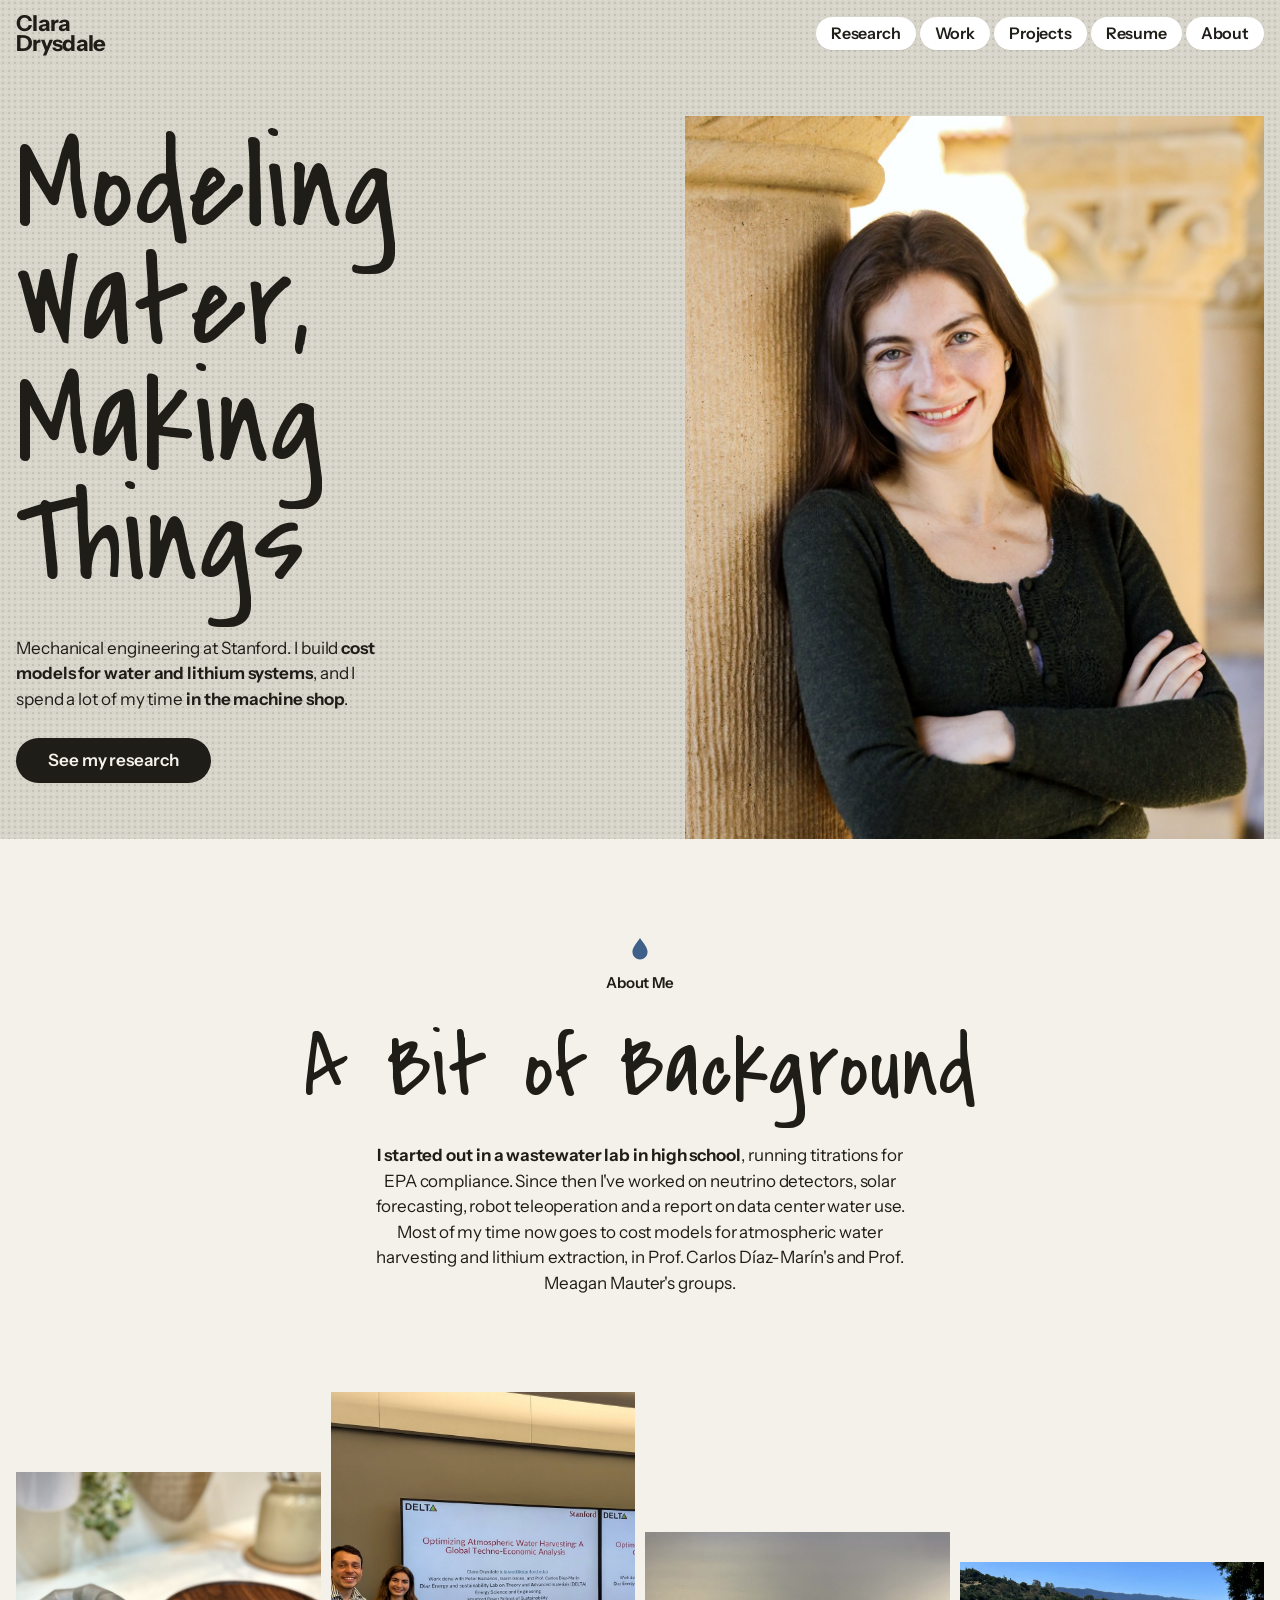
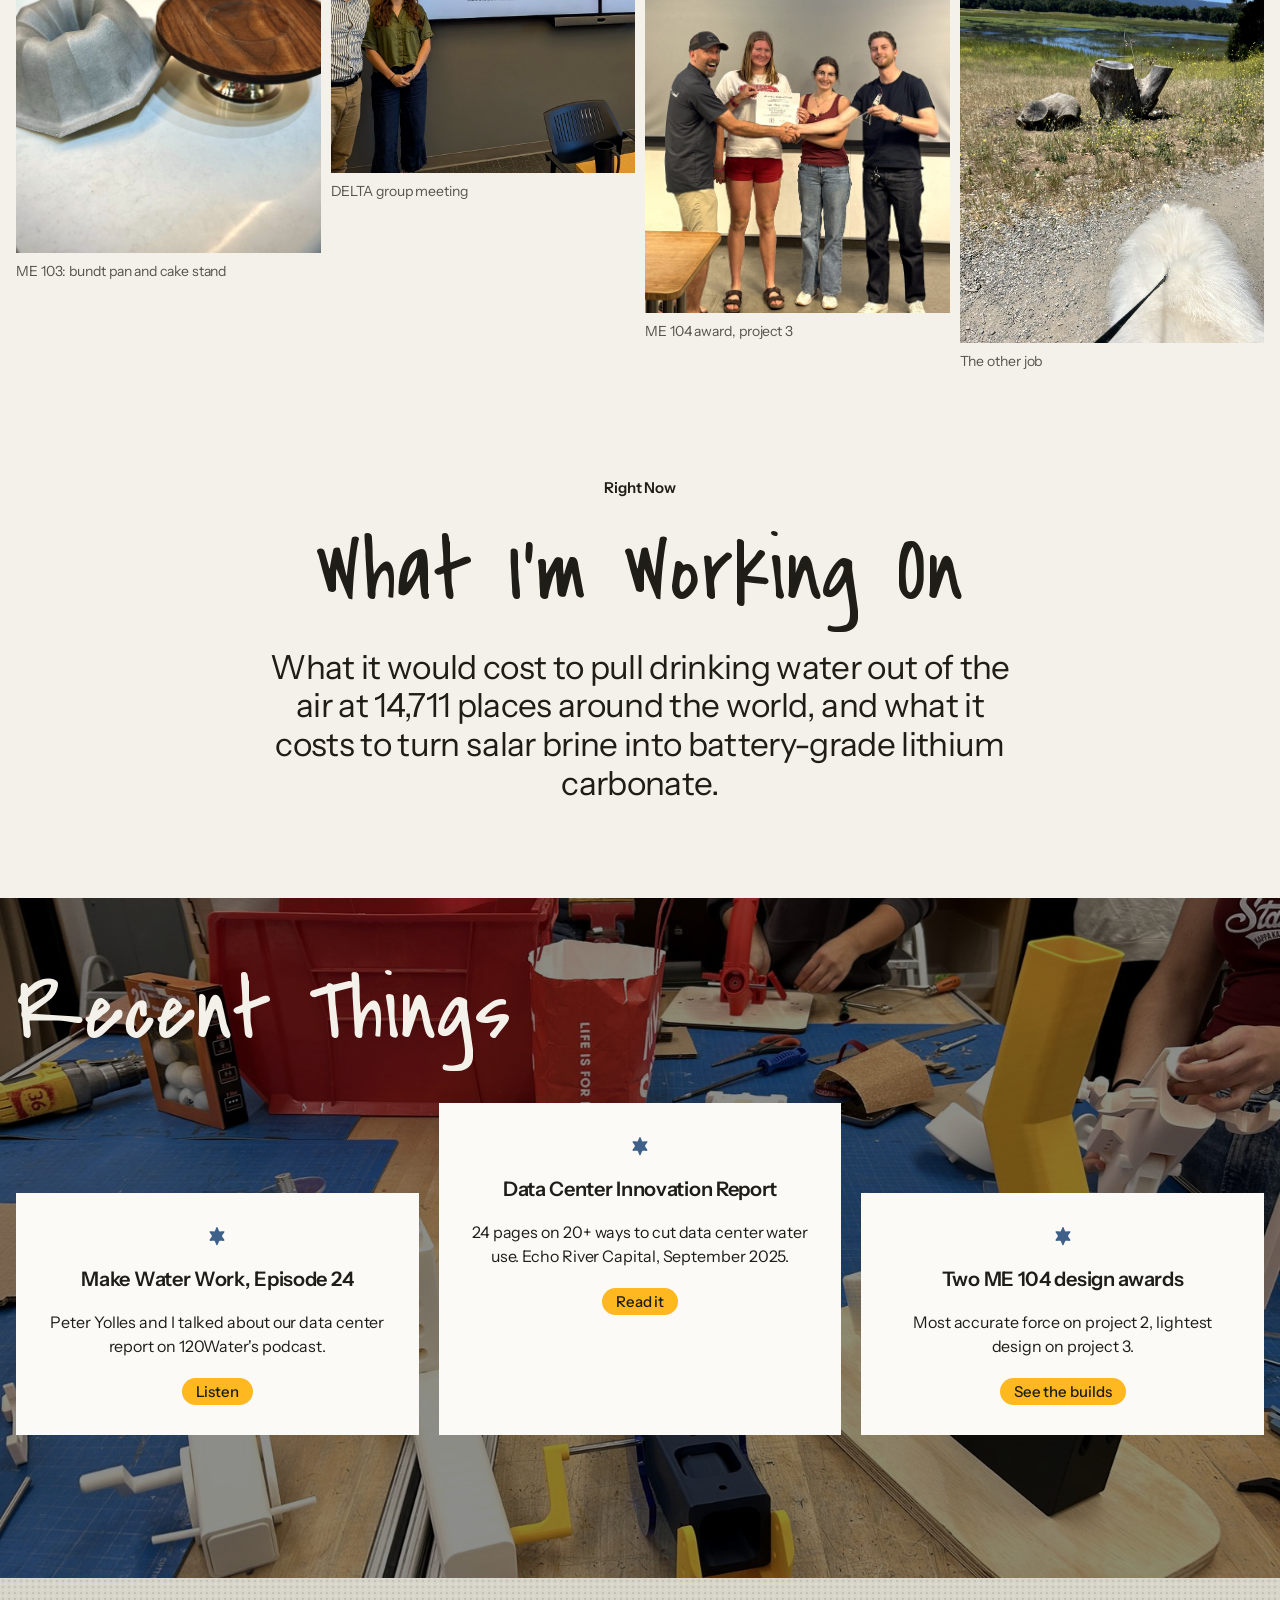
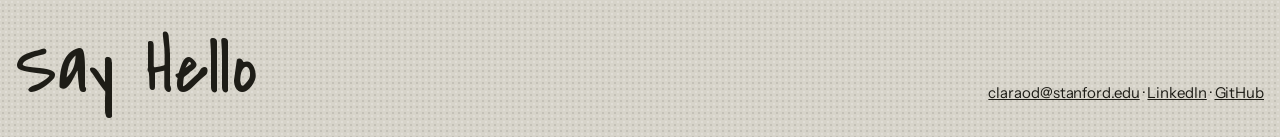
<file: index.html>
<!doctype html>
<html lang="en">
<head>
<meta charset="utf-8">
<meta name="viewport" content="width=device-width, initial-scale=1">
<title>Clara Drysdale · Mechanical Engineering, Stanford</title>
<meta name="description" content="Clara Drysdale, mechanical engineering at Stanford. Cost models for water and lithium systems, and things made in the machine shop.">
<link rel="preconnect" href="https://fonts.googleapis.com">
<link rel="preconnect" href="https://fonts.gstatic.com" crossorigin>
<link href="https://fonts.googleapis.com/css2?family=Covered+By+Your+Grace&family=Instrument+Sans:wght@400;500;600;700&display=swap" rel="stylesheet">
<link rel="stylesheet" href="style.css">
<script type="application/ld+json">{"@context":"https://schema.org","@type":"Person","name":"Clara Drysdale","url":"https://clara-o-d.github.io/","jobTitle":"Mechanical engineering student","affiliation":{"@type":"CollegeOrUniversity","name":"Stanford University"},"sameAs":["https://linkedin.com/in/clara-drysdale","https://github.com/clara-o-d"]}</script>
</head>
<body>

<header class="site-head texture">
  <div class="wrap">
    <a class="logo" href="index.html"><span>Clara</span><span>Drysdale</span></a>
    <nav class="nav" aria-label="Main">
      <a href="research.html">Research</a>
      <a href="work.html">Work</a>
      <a href="projects.html">Projects</a>
      <a href="resume.html">Resume</a>
      <a href="about.html">About</a>
    </nav>
  </div>
</header>

<section class="hero texture">
  <div class="wrap cover">
    <div>
      <h1 class="hand display">Modeling Water,<br>Making Things</h1>
      <div class="side">
        <p>Mechanical engineering at Stanford. I build <strong>cost models for water and lithium systems</strong>, and I spend a lot of my time <strong>in the machine shop</strong>.</p>
        <a class="btn" href="research.html">See my research</a>
      </div>
    </div>
    <img class="cover-photo" src="img/headshot.jpg" width="1176" height="1586" alt="Portrait of Clara next to a sandstone column.">
  </div>
</section>

<section class="center">
  <svg class="icon" viewBox="0 0 24 24" aria-hidden="true"><path d="M12 2.5C9 7 5.5 10.6 5.5 14.5a6.5 6.5 0 0 0 13 0C18.5 10.6 15 7 12 2.5z"/></svg>
  <p class="label">About Me</p>
  <h2 class="hand title">A Bit of Background</h2>
  <p class="body"><strong>I started out in a wastewater lab in high school</strong>, running titrations for EPA compliance. Since then I've worked on neutrino detectors, solar forecasting, robot teleoperation and a report on data center water use. Most of my time now goes to cost models for atmospheric water harvesting and lithium extraction, in Prof. Carlos Díaz-Marín's and Prof. Meagan Mauter's groups.</p>
</section>

<div class="scatter">
  <figure><img src="img/stand-pan.jpg" loading="lazy" width="1538" height="1600" alt="A cast aluminum bundt pan next to a walnut cake stand on an aluminum pedestal."><figcaption>ME 103: bundt pan and cake stand</figcaption></figure>
  <figure><img src="img/group-meeting.jpg" loading="lazy" width="1600" height="1130" style="object-position: 30% 50%" alt="Clara and a colleague standing in front of two screens showing her talk title slide."><figcaption>DELTA group meeting</figcaption></figure>
  <figure><img src="img/award-light.jpg" loading="lazy" width="1600" height="1579" alt="Four people holding up a design award certificate in a classroom."><figcaption>ME 104 award, project 3</figcaption></figure>
  <figure><img src="img/dog-trail.jpg" loading="lazy" width="1200" height="1600" alt="A white fluffy dog on a leash walking a gravel trail toward a marsh."><figcaption>The other job</figcaption></figure>
</div>

<section class="center">
  <p class="label">Right Now</p>
  <h2 class="hand title">What I'm Working On</h2>
  <p class="big">What it would cost to pull drinking water out of the air at 14,711 places around the world, and what it costs to turn salar brine into battery-grade lithium carbonate.</p>
</section>

<section class="bleed">
  <img src="img/launch-day.jpg" loading="lazy" width="1600" height="1200" alt="">
  <div class="wrap">
    <h2 class="hand title">Recent Things</h2>
    <div class="cards">
      <article class="card">
        <svg class="icon" viewBox="0 0 24 24" aria-hidden="true"><path d="M12 2c1 0 1.5 3.6 2.4 4.3.9.6 4.5-.6 5 .3.5.9-2.3 3.4-2.3 4.5s2.8 3.6 2.3 4.5c-.5.9-4.1-.3-5 .3-.9.7-1.4 4.3-2.4 4.3s-1.5-3.6-2.4-4.3c-.9-.6-4.5.6-5-.3-.5-.9 2.3-3.4 2.3-4.5S4.1 7.5 4.6 6.6c.5-.9 4.1.3 5-.3C10.5 5.6 11 2 12 2z"/></svg>
        <h3>Make Water Work, Episode 24</h3>
        <p>Peter Yolles and I talked about our data center report on 120Water's podcast.</p>
        <a class="tag" href="https://makewaterwork.podbean.com/e/peter-yolles-clara-drysdale-data-center-innovation-cooling-the-future-make-water-work-024/">Listen</a>
      </article>
      <article class="card">
        <svg class="icon" viewBox="0 0 24 24" aria-hidden="true"><path d="M12 2c1 0 1.5 3.6 2.4 4.3.9.6 4.5-.6 5 .3.5.9-2.3 3.4-2.3 4.5s2.8 3.6 2.3 4.5c-.5.9-4.1-.3-5 .3-.9.7-1.4 4.3-2.4 4.3s-1.5-3.6-2.4-4.3c-.9-.6-4.5.6-5-.3-.5-.9 2.3-3.4 2.3-4.5S4.1 7.5 4.6 6.6c.5-.9 4.1.3 5-.3C10.5 5.6 11 2 12 2z"/></svg>
        <h3>Data Center Innovation Report</h3>
        <p>24 pages on 20+ ways to cut data center water use. Echo River Capital, September 2025.</p>
        <a class="tag" href="https://tinyurl.com/ercdatacenterrep">Read it</a>
      </article>
      <article class="card">
        <svg class="icon" viewBox="0 0 24 24" aria-hidden="true"><path d="M12 2c1 0 1.5 3.6 2.4 4.3.9.6 4.5-.6 5 .3.5.9-2.3 3.4-2.3 4.5s2.8 3.6 2.3 4.5c-.5.9-4.1-.3-5 .3-.9.7-1.4 4.3-2.4 4.3s-1.5-3.6-2.4-4.3c-.9-.6-4.5.6-5-.3-.5-.9 2.3-3.4 2.3-4.5S4.1 7.5 4.6 6.6c.5-.9 4.1.3 5-.3C10.5 5.6 11 2 12 2z"/></svg>
        <h3>Two ME 104 design awards</h3>
        <p>Most accurate force on project 2, lightest design on project 3.</p>
        <a class="tag" href="projects.html#me104">See the builds</a>
      </article>
    </div>
  </div>
</section>

<footer class="site-foot texture">
  <div class="wrap">
    <h2 class="hand">Say Hello</h2>
    <p><a href="mailto:claraod@stanford.edu">claraod@stanford.edu</a> · <a href="https://linkedin.com/in/clara-drysdale">LinkedIn</a> · <a href="https://github.com/clara-o-d">GitHub</a></p>
  </div>
</footer>
</body>
</html>
</file>
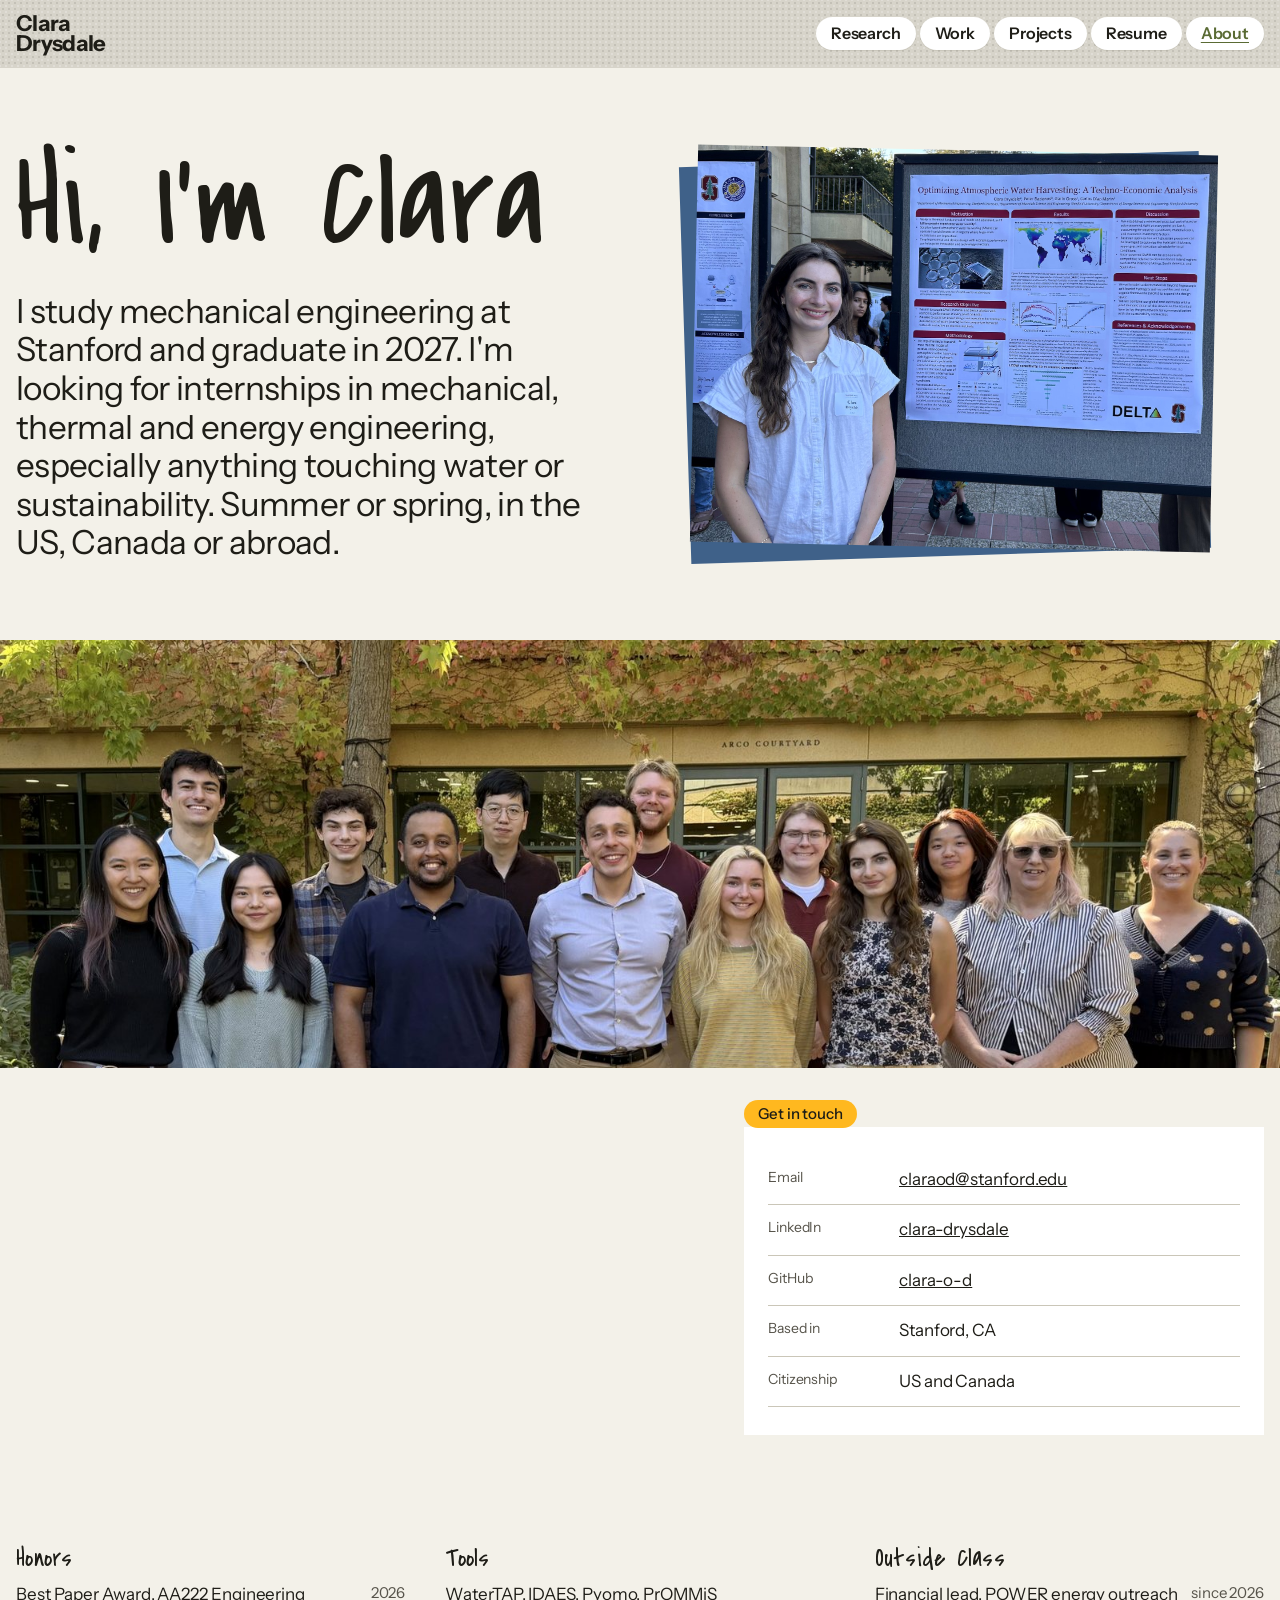
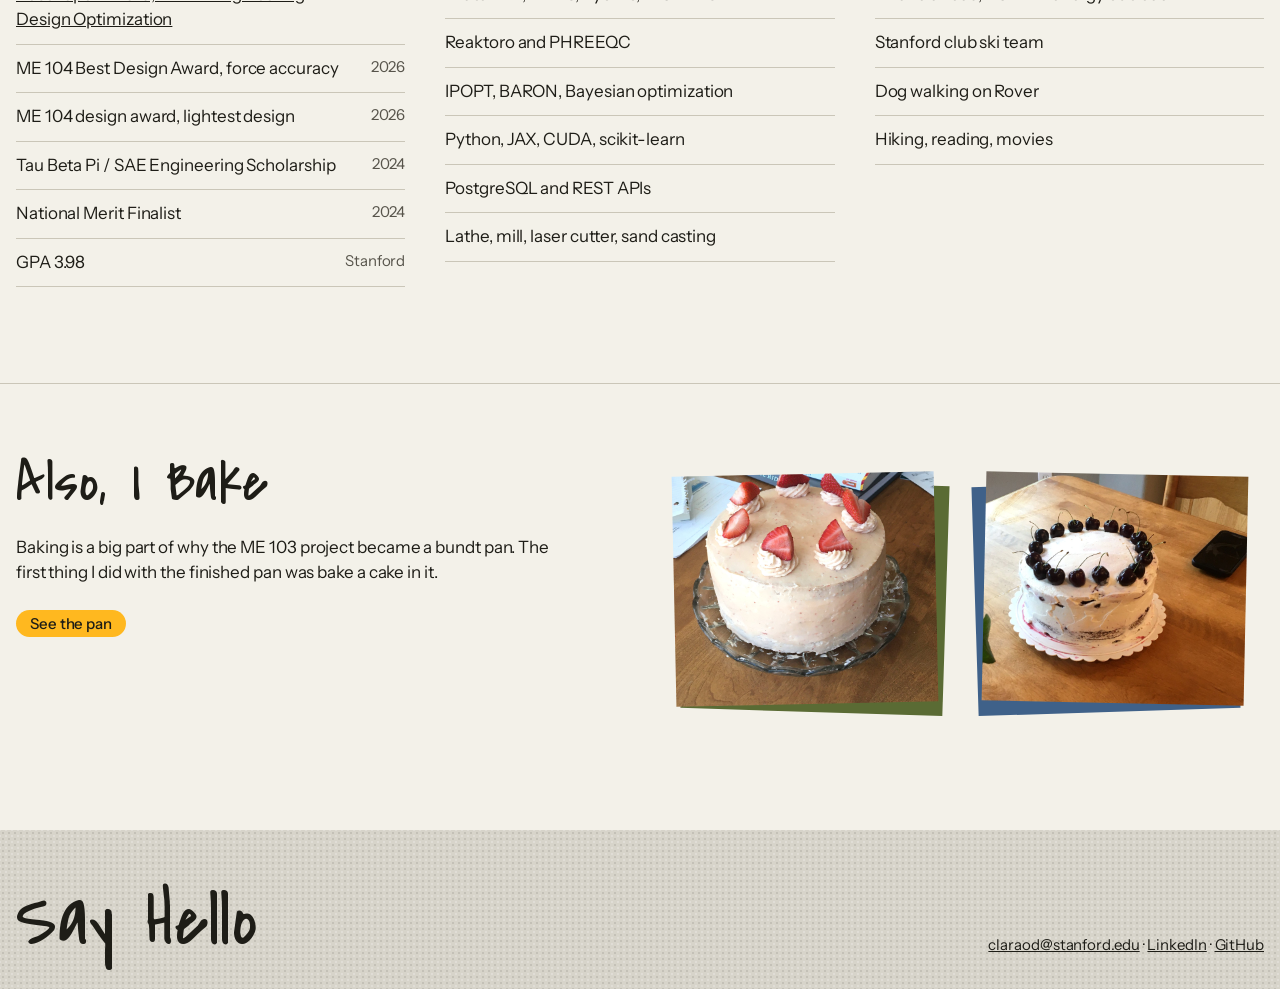
<file: about.html>
<!doctype html>
<html lang="en">
<head>
<meta charset="utf-8">
<meta name="viewport" content="width=device-width, initial-scale=1">
<title>About · Clara Drysdale</title>
<meta name="description" content="About Clara Drysdale: contact, honors, tools, and the rest.">
<link rel="preconnect" href="https://fonts.googleapis.com">
<link rel="preconnect" href="https://fonts.gstatic.com" crossorigin>
<link href="https://fonts.googleapis.com/css2?family=Covered+By+Your+Grace&family=Instrument+Sans:wght@400;500;600;700&display=swap" rel="stylesheet">
<link rel="stylesheet" href="style.css">
</head>
<body>

<header class="site-head texture">
  <div class="wrap">
    <a class="logo" href="index.html"><span>Clara</span><span>Drysdale</span></a>
    <nav class="nav" aria-label="Main">
      <a href="research.html">Research</a>
      <a href="work.html">Work</a>
      <a href="projects.html">Projects</a>
      <a href="resume.html">Resume</a>
      <a href="about.html" aria-current="page">About</a>
    </nav>
  </div>
</header>

<section class="contact-head">
  <div class="wrap">
    <div>
      <h1 class="hand display" style="margin-bottom:28px">Hi, I'm Clara</h1>
      <p class="big">I study mechanical engineering at Stanford and graduate in 2027. I'm looking for internships in mechanical, thermal and energy engineering, especially anything touching water or sustainability. Summer or spring, in the US, Canada or abroad.</p>
    </div>
    <figure class="tilt r" style="max-width:520px; justify-self:center"><img src="img/poster.jpg" width="1600" height="1221" alt="Clara next to her poster on atmospheric water harvesting."></figure>
  </div>
</section>

<section class="contact-band">
  <img src="img/lab-group.jpg" width="1600" height="535" alt="The DELTA Group outside an ivy-covered building.">
  <div class="wrap">
    <div class="contact-card">
      <span class="tag">Get in touch</span>
      <div class="inner">
        <dl>
          <div><dt>Email</dt><dd><a href="mailto:claraod@stanford.edu">claraod@stanford.edu</a></dd></div>
          <div><dt>LinkedIn</dt><dd><a href="https://linkedin.com/in/clara-drysdale">clara-drysdale</a></dd></div>
          <div><dt>GitHub</dt><dd><a href="https://github.com/clara-o-d">clara-o-d</a></dd></div>
          <div><dt>Based in</dt><dd>Stanford, CA</dd></div>
          <div><dt>Citizenship</dt><dd>US and Canada</dd></div>
        </dl>
      </div>
    </div>
  </div>
</section>

<div class="wrap record">
  <div>
    <h2 class="hand">Honors</h2>
    <ul>
      <li><a href="research.html#salts">Best Paper Award, AA222 Engineering Design Optimization</a> <span>2026</span></li>
      <li>ME 104 Best Design Award, force accuracy <span>2026</span></li>
      <li>ME 104 design award, lightest design <span>2026</span></li>
      <li>Tau Beta Pi / SAE Engineering Scholarship <span>2024</span></li>
      <li>National Merit Finalist <span>2024</span></li>
      <li>GPA 3.98 <span>Stanford</span></li>
    </ul>
  </div>
  <div>
    <h2 class="hand">Tools</h2>
    <ul>
      <li>WaterTAP, IDAES, Pyomo, PrOMMiS</li>
      <li>Reaktoro and PHREEQC</li>
      <li>IPOPT, BARON, Bayesian optimization</li>
      <li>Python, JAX, CUDA, scikit-learn</li>
      <li>PostgreSQL and REST APIs</li>
      <li>Lathe, mill, laser cutter, sand casting</li>
    </ul>
  </div>
  <div>
    <h2 class="hand">Outside Class</h2>
    <ul>
      <li>Financial lead, POWER energy outreach <span>since 2026</span></li>
      <li>Stanford club ski team</li>
      <li>Dog walking on Rover</li>
      <li>Hiking, reading, movies</li>
    </ul>
  </div>
</div>

<section class="detail" style="padding-top:72px">
  <div class="wrap">
    <div class="cols">
      <div class="text">
        <h2 class="hand subtitle" style="margin-bottom:24px">Also, I Bake</h2>
        <p>Baking is a big part of why the ME 103 project became a bundt pan. The first thing I did with the finished pan was bake a cake in it.</p>
        <div class="links"><a class="tag" href="projects.html#me103">See the pan</a></div>
      </div>
      <div class="pair">
        <figure class="tilt"><img src="img/bake-strawberry.jpg" loading="lazy" width="1600" height="1402" alt="Layer cake with pink strawberry frosting, topped with piped cream and halved strawberries."></figure>
        <figure class="tilt r"><img src="img/bake-cherry.jpg" loading="lazy" width="1600" height="1401" alt="White frosted layer cake ringed with dark cherries on their stems."></figure>
      </div>
    </div>
  </div>
</section>

<footer class="site-foot texture">
  <div class="wrap">
    <h2 class="hand">Say Hello</h2>
    <p><a href="mailto:claraod@stanford.edu">claraod@stanford.edu</a> · <a href="https://linkedin.com/in/clara-drysdale">LinkedIn</a> · <a href="https://github.com/clara-o-d">GitHub</a></p>
  </div>
</footer>
</body>
</html>
</file>
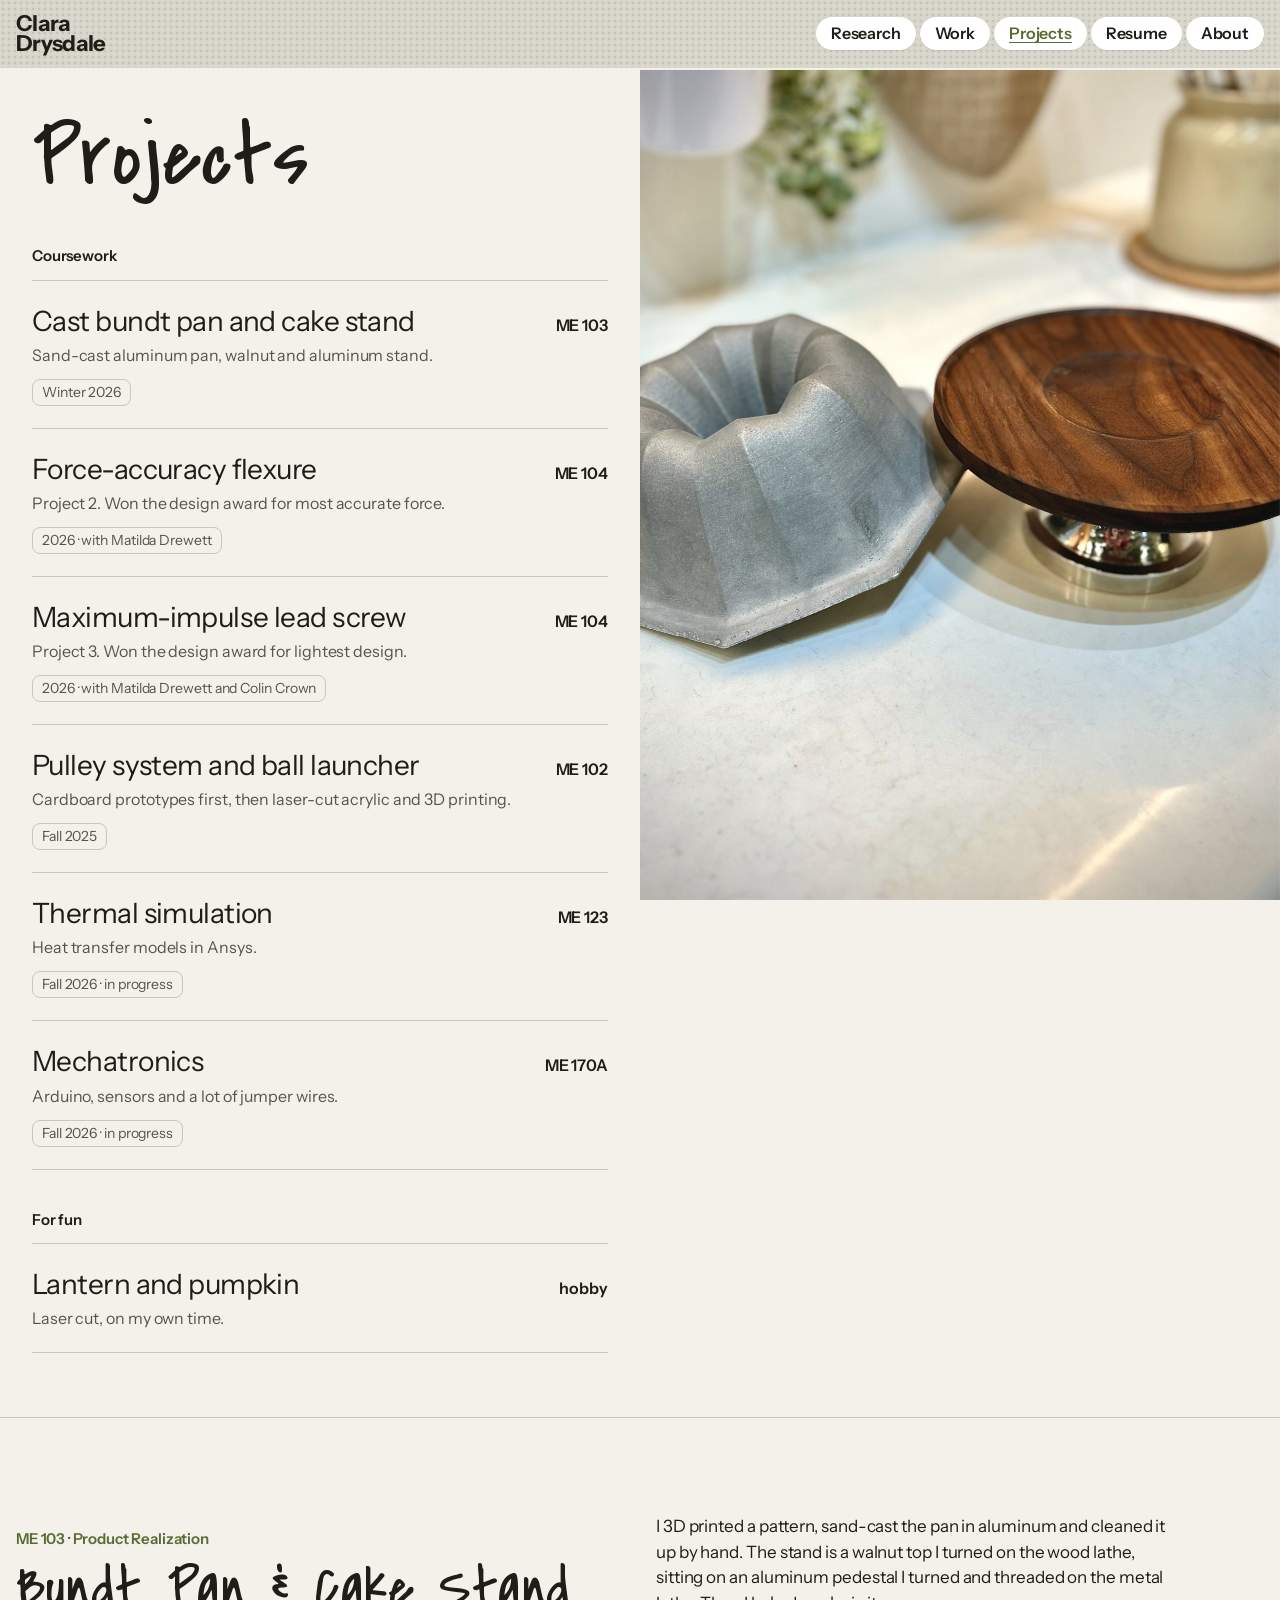
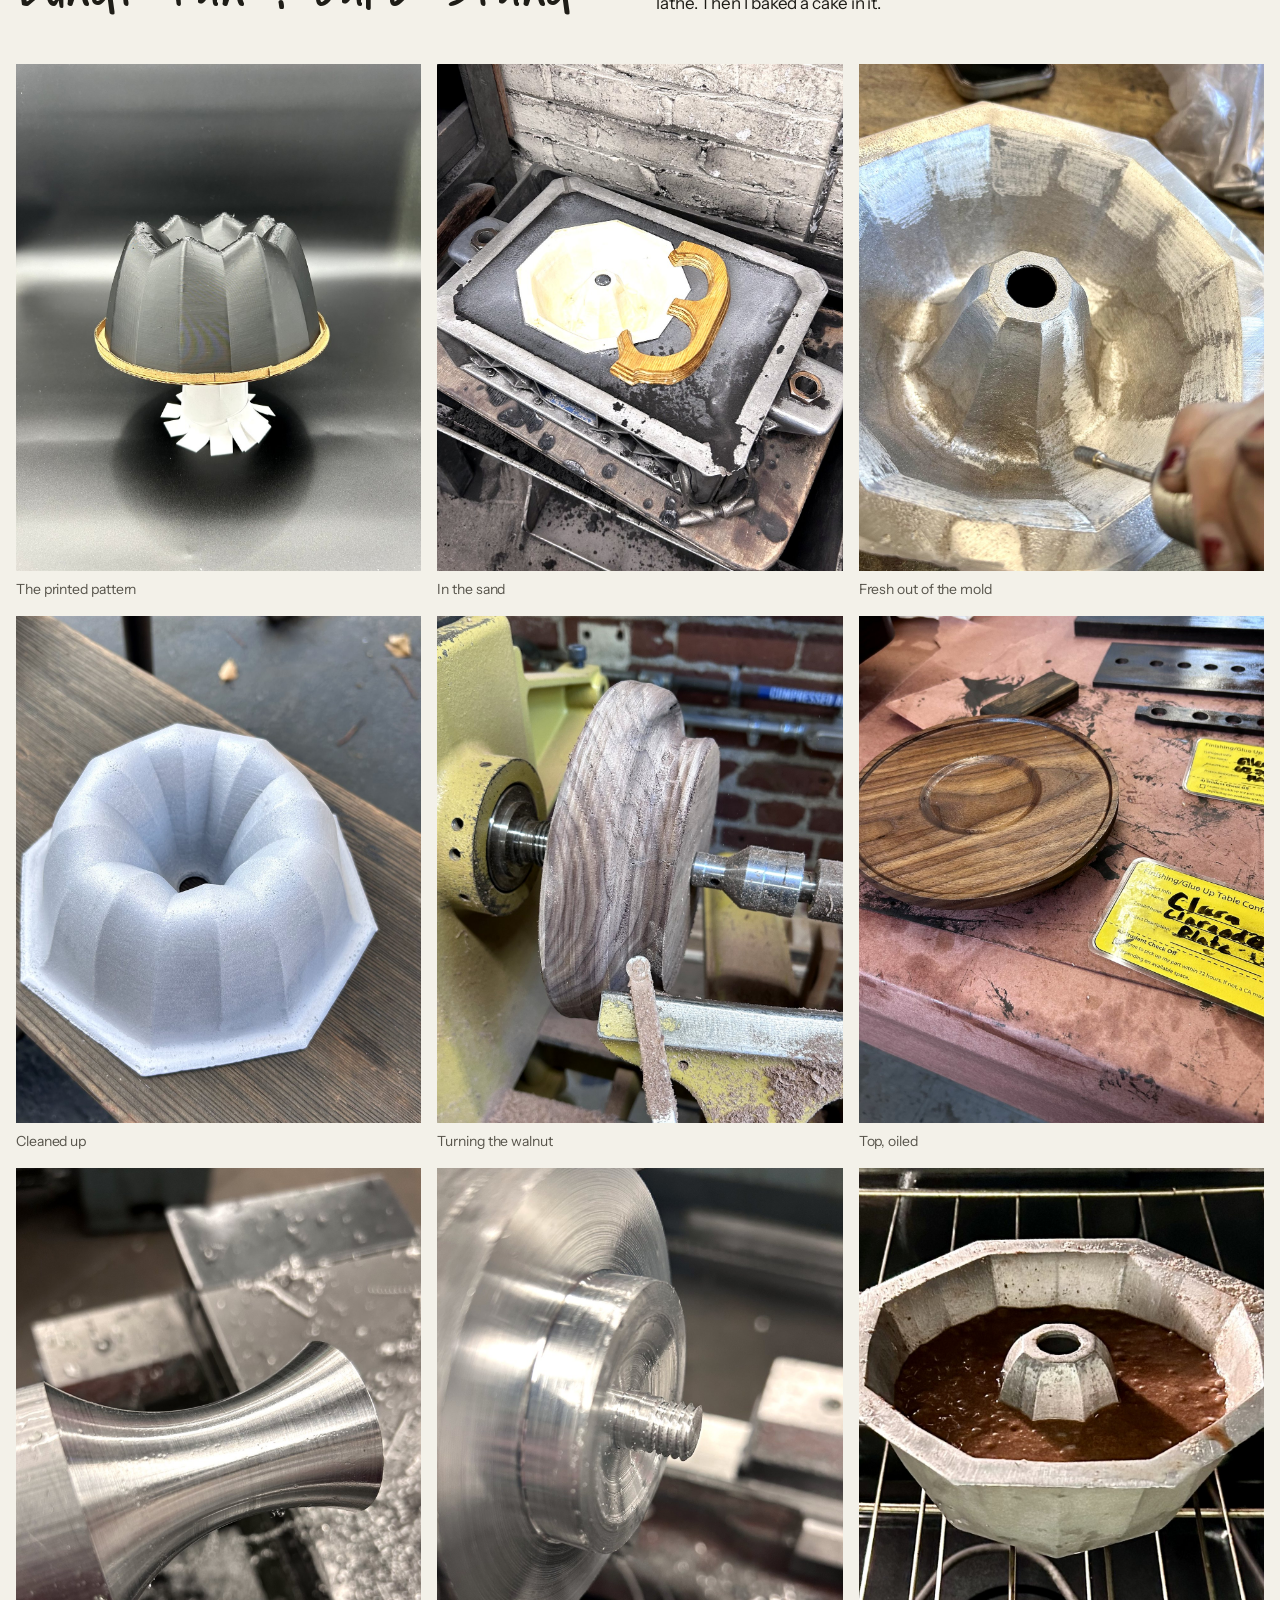
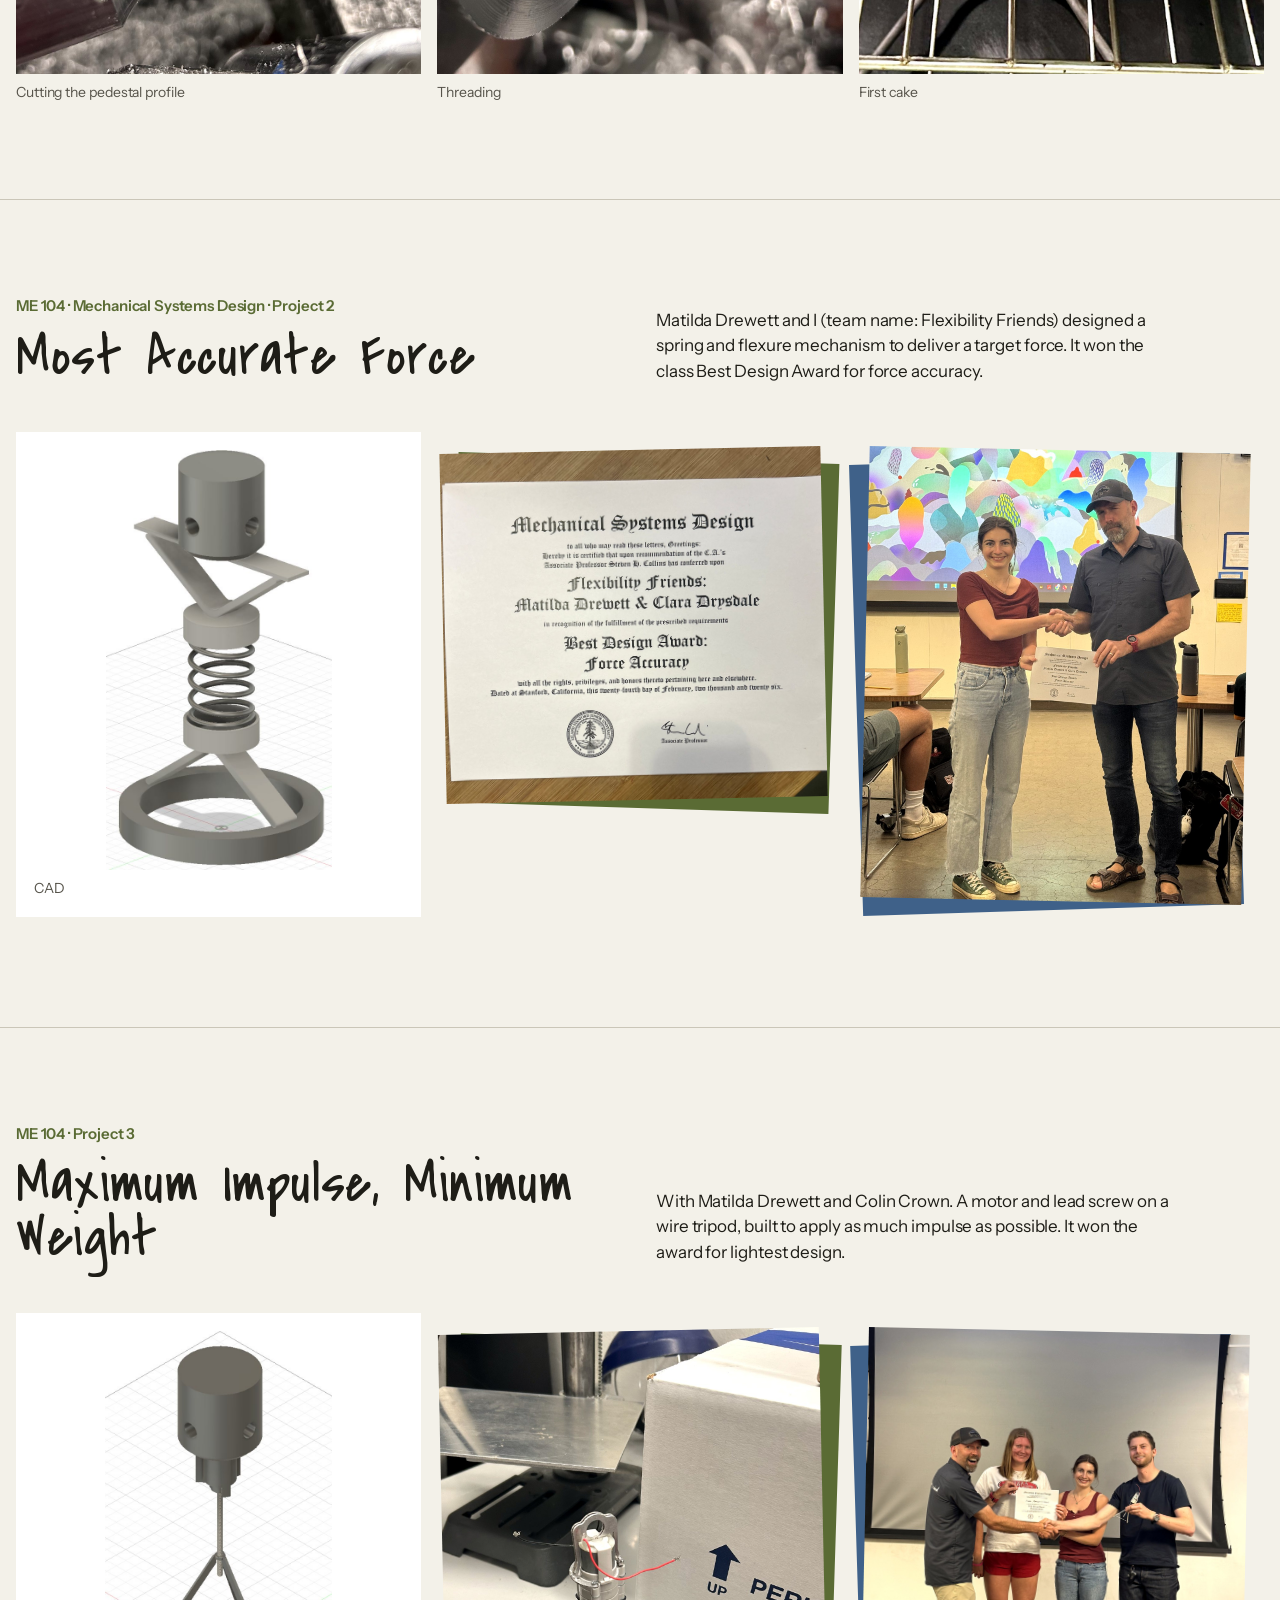
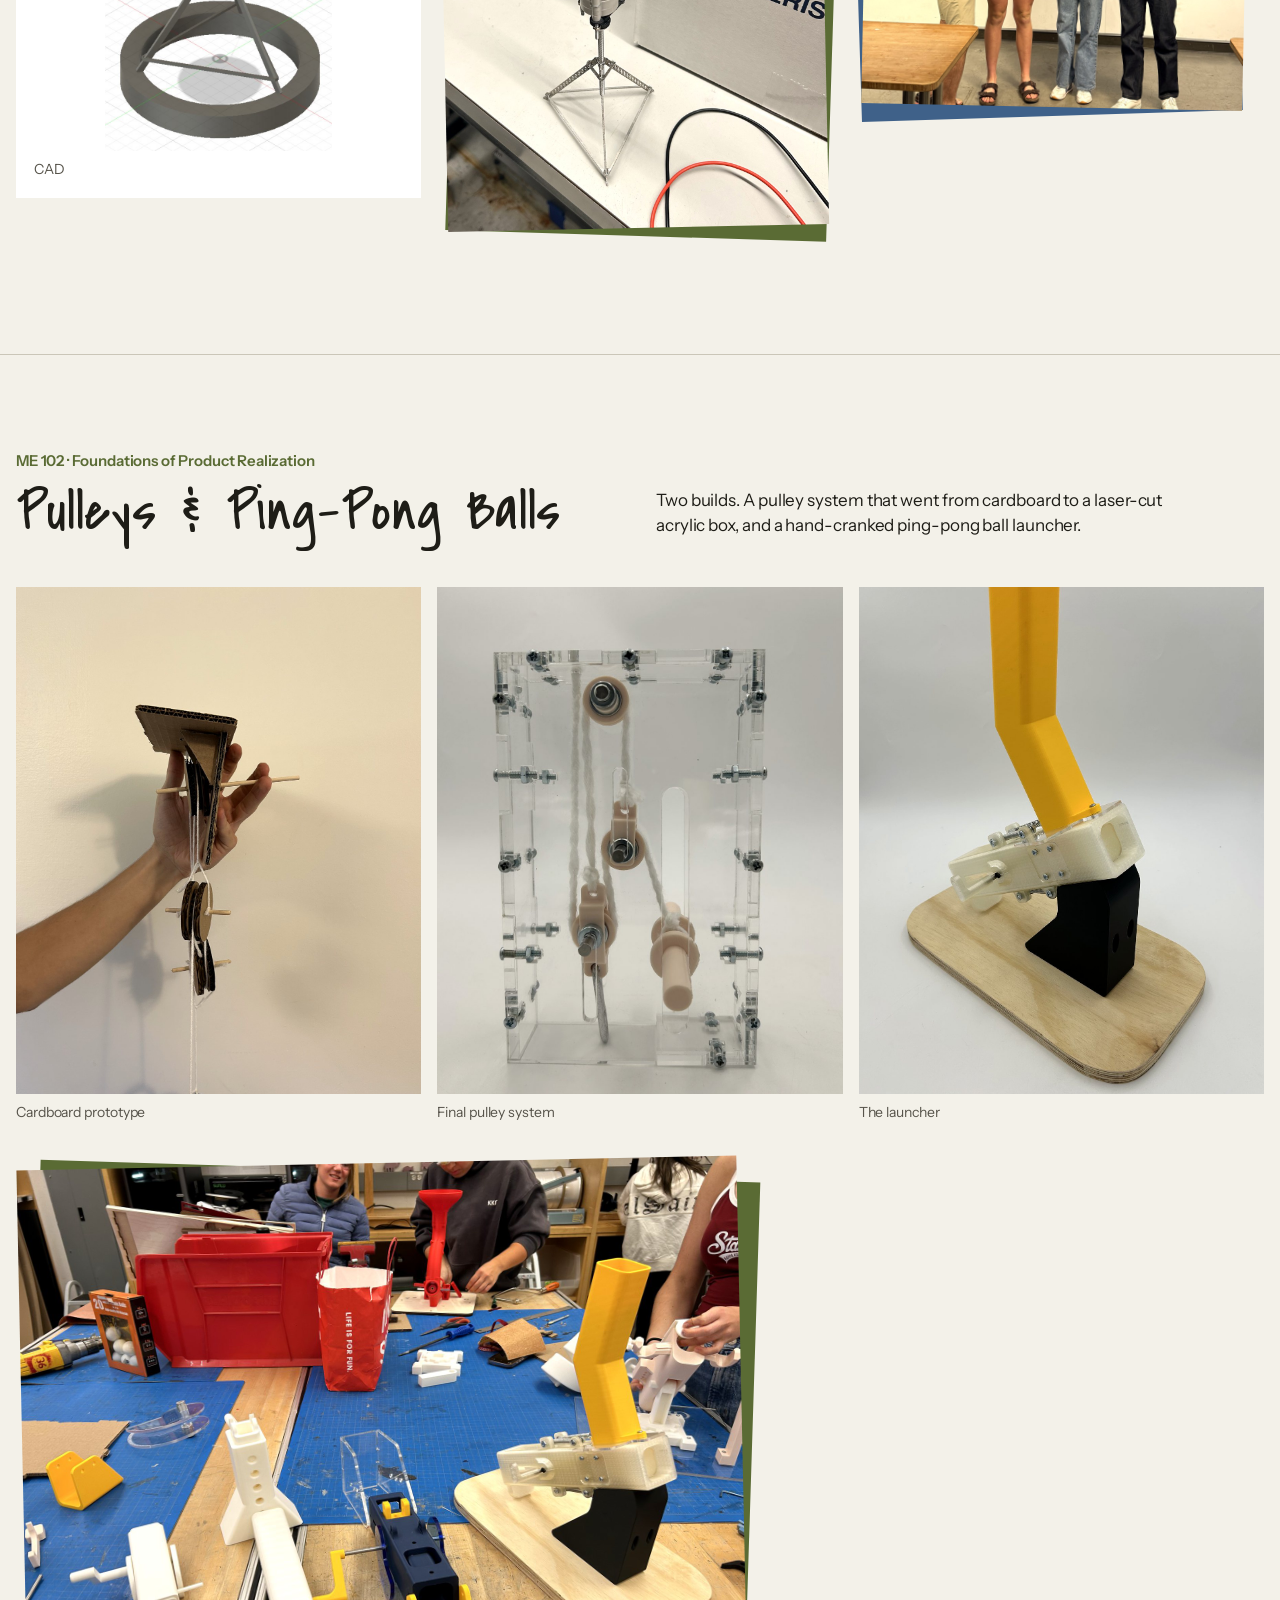
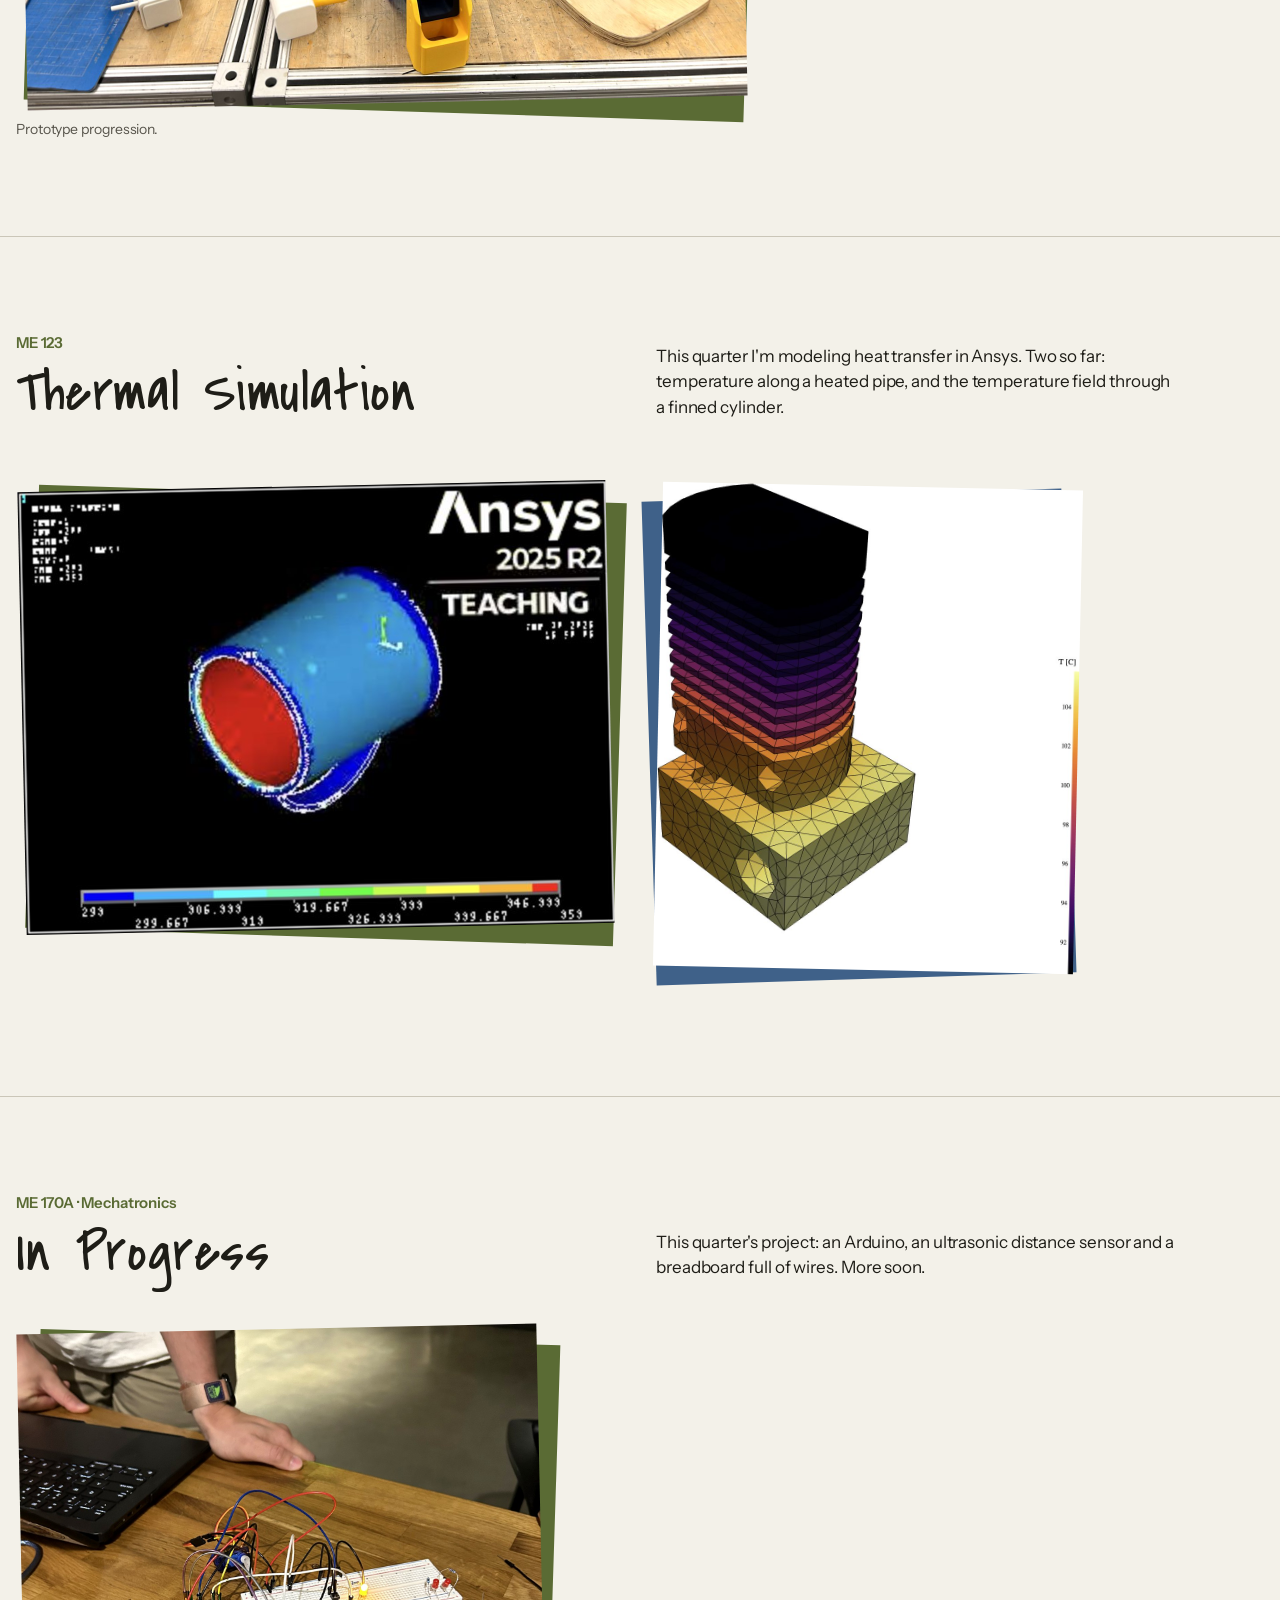
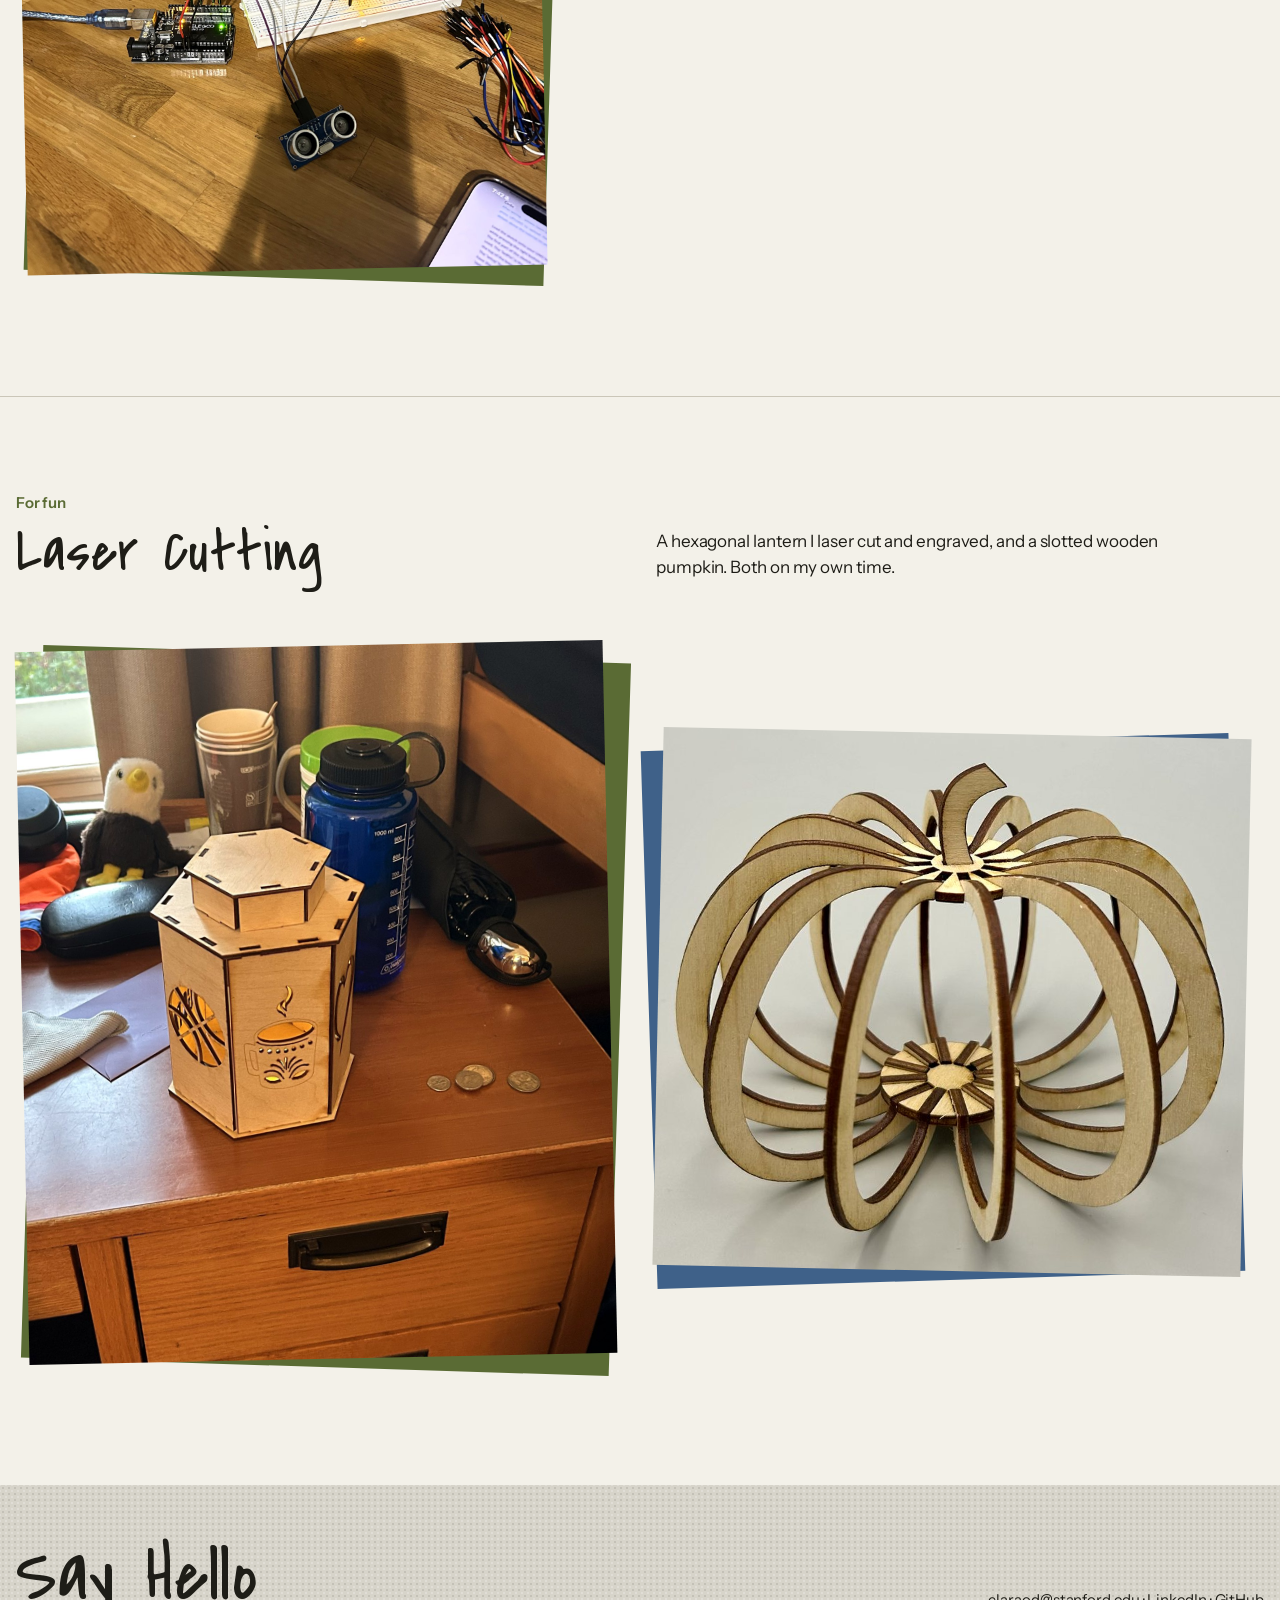
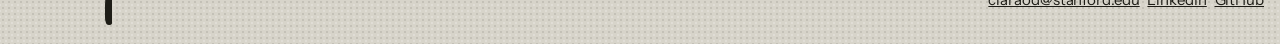
<file: projects.html>
<!doctype html>
<html lang="en">
<head>
<meta charset="utf-8">
<meta name="viewport" content="width=device-width, initial-scale=1">
<title>Projects · Clara Drysdale</title>
<meta name="description" content="Things Clara built in Stanford mechanical engineering courses and on her own: a cast bundt pan and cake stand, award-winning ME 104 mechanisms, a pulley system, a ping-pong ball launcher and more.">
<link rel="preconnect" href="https://fonts.googleapis.com">
<link rel="preconnect" href="https://fonts.gstatic.com" crossorigin>
<link href="https://fonts.googleapis.com/css2?family=Covered+By+Your+Grace&family=Instrument+Sans:wght@400;500;600;700&display=swap" rel="stylesheet">
<link rel="stylesheet" href="style.css">
</head>
<body>

<header class="site-head texture">
  <div class="wrap">
    <a class="logo" href="index.html"><span>Clara</span><span>Drysdale</span></a>
    <nav class="nav" aria-label="Main">
      <a href="research.html">Research</a>
      <a href="work.html">Work</a>
      <a href="projects.html" aria-current="page">Projects</a>
      <a href="resume.html">Resume</a>
      <a href="about.html">About</a>
    </nav>
  </div>
</header>

<section class="split">
  <div class="list">
    <h1 class="hand title">Projects</h1>
    <div class="group">
      <p class="label">Coursework</p>
      <a class="entry" href="#me103">
        <div class="row"><h3>Cast bundt pan and cake stand</h3><span class="val">ME 103</span></div>
        <p>Sand-cast aluminum pan, walnut and aluminum stand.</p>
        <span class="chip">Winter 2026</span>
      </a>
      <a class="entry" href="#me104">
        <div class="row"><h3>Force-accuracy flexure</h3><span class="val">ME 104</span></div>
        <p>Project 2. Won the design award for most accurate force.</p>
        <span class="chip">2026 · with Matilda Drewett</span>
      </a>
      <a class="entry" href="#me104-p3">
        <div class="row"><h3>Maximum-impulse lead screw</h3><span class="val">ME 104</span></div>
        <p>Project 3. Won the design award for lightest design.</p>
        <span class="chip">2026 · with Matilda Drewett and Colin Crown</span>
      </a>
      <a class="entry" href="#me102">
        <div class="row"><h3>Pulley system and ball launcher</h3><span class="val">ME 102</span></div>
        <p>Cardboard prototypes first, then laser-cut acrylic and 3D printing.</p>
        <span class="chip">Fall 2025</span>
      </a>
      <a class="entry" href="#me123">
        <div class="row"><h3>Thermal simulation</h3><span class="val">ME 123</span></div>
        <p>Heat transfer models in Ansys.</p>
        <span class="chip">Fall 2026 · in progress</span>
      </a>
      <a class="entry" href="#me170">
        <div class="row"><h3>Mechatronics</h3><span class="val">ME 170A</span></div>
        <p>Arduino, sensors and a lot of jumper wires.</p>
        <span class="chip">Fall 2026 · in progress</span>
      </a>
    </div>
    <div class="group">
      <p class="label">For fun</p>
      <a class="entry" href="#lantern">
        <div class="row"><h3>Lantern and pumpkin</h3><span class="val">hobby</span></div>
        <p>Laser cut, on my own time.</p>
      </a>
    </div>
  </div>
  <div class="photo"><img src="img/stand-pan.jpg" width="1538" height="1600" alt="The finished cast aluminum bundt pan next to the walnut cake stand."></div>
</section>

<section class="detail" id="me103">
  <div class="wrap">
    <div class="head">
      <div>
        <p class="label">ME 103 · Product Realization</p>
        <h2 class="hand subtitle">Bundt Pan &amp; Cake Stand</h2>
      </div>
      <p>I 3D printed a pattern, sand-cast the pan in aluminum and cleaned it up by hand. The stand is a walnut top I turned on the wood lathe, sitting on an aluminum pedestal I turned and threaded on the metal lathe. Then I baked a cake in it.</p>
    </div>
    <div class="trio">
      <figure class="crop"><img src="img/pattern.jpg" loading="lazy" width="1333" height="1600" alt="3D-printed grey bundt pan pattern with a thin wooden ring around its rim."><figcaption class="cap">The printed pattern</figcaption></figure>
      <figure class="crop"><img src="img/mold.jpg" loading="lazy" width="1600" height="1511" alt="Open sand mold with the pattern and gating still in it."><figcaption class="cap">In the sand</figcaption></figure>
      <figure class="crop"><img src="img/pan-raw.jpg" loading="lazy" width="1500" height="1600" alt="Rough aluminum casting of the bundt pan, seen from above."><figcaption class="cap">Fresh out of the mold</figcaption></figure>
      <figure class="crop"><img src="img/pan-clean.jpg" loading="lazy" width="1460" height="1600" alt="The finished fluted aluminum bundt pan on a wooden bench outside."><figcaption class="cap">Cleaned up</figcaption></figure>
      <figure class="crop"><img src="img/walnut-turn.jpg" loading="lazy" width="1558" height="1600" alt="Walnut blank spinning on the wood lathe."><figcaption class="cap">Turning the walnut</figcaption></figure>
      <figure class="crop"><img src="img/walnut-plate.jpg" loading="lazy" width="1500" height="1600" alt="Oiled walnut top on a workbench."><figcaption class="cap">Top, oiled</figcaption></figure>
      <figure class="crop"><img src="img/stem-profile.jpg" loading="lazy" width="1500" height="1600" alt="Aluminum bar in the metal lathe with a smooth concave profile cut into it."><figcaption class="cap">Cutting the pedestal profile</figcaption></figure>
      <figure class="crop"><img src="img/stem-thread.jpg" loading="lazy" width="1579" height="1600" alt="Threaded stud on the end of the aluminum pedestal in the lathe chuck."><figcaption class="cap">Threading</figcaption></figure>
      <figure class="crop"><img src="img/cake.jpg" loading="lazy" width="1600" height="1407" alt="Cake batter baking in the cast pan in an oven."><figcaption class="cap">First cake</figcaption></figure>
    </div>
  </div>
</section>

<section class="detail" id="me104">
  <div class="wrap">
    <div class="head">
      <div>
        <p class="label">ME 104 · Mechanical Systems Design · Project 2</p>
        <h2 class="hand subtitle">Most Accurate Force</h2>
      </div>
      <p>Matilda Drewett and I (team name: Flexibility Friends) designed a spring and flexure mechanism to deliver a target force. It won the class Best Design Award for force accuracy.</p>
    </div>
    <div class="trio">
      <figure class="cadbox"><img src="img/cad-force.jpg" loading="lazy" width="528" height="982" alt="CAD model of a spring between two flexure arms, on a ring base."><figcaption class="cap">CAD</figcaption></figure>
      <figure class="tilt"><img src="img/cert-force.jpg" loading="lazy" width="1600" height="1467" alt="Certificate: Mechanical Systems Design, Flexibility Friends, Matilda Drewett and Clara Drysdale, Best Design Award, Force Accuracy."></figure>
      <figure class="tilt r"><img src="img/award-force.jpg" loading="lazy" width="1354" height="1600" alt="Clara shaking hands with the professor while holding the award certificate."></figure>
    </div>
  </div>
</section>

<section class="detail" id="me104-p3">
  <div class="wrap">
    <div class="head">
      <div>
        <p class="label">ME 104 · Project 3</p>
        <h2 class="hand subtitle">Maximum Impulse, Minimum Weight</h2>
      </div>
      <p>With Matilda Drewett and Colin Crown. A motor and lead screw on a wire tripod, built to apply as much impulse as possible. It won the award for lightest design.</p>
    </div>
    <div class="trio">
      <figure class="cadbox"><img src="img/cad-light.jpg" loading="lazy" width="596" height="1100" alt="CAD model of a motor on a thin lead screw above a wire tripod and ring base."><figcaption class="cap">CAD</figcaption></figure>
      <figure class="tilt"><img src="img/leadscrew.jpg" loading="lazy" width="1228" height="1600" alt="The built motor and lead screw assembly on its wire tripod, on a lab bench."></figure>
      <figure class="tilt r"><img src="img/award-light.jpg" loading="lazy" width="1600" height="1579" alt="Four people holding up the award certificate in a classroom."></figure>
    </div>
  </div>
</section>

<section class="detail" id="me102">
  <div class="wrap">
    <div class="head">
      <div>
        <p class="label">ME 102 · Foundations of Product Realization</p>
        <h2 class="hand subtitle">Pulleys &amp; Ping-Pong Balls</h2>
      </div>
      <p>Two builds. A pulley system that went from cardboard to a laser-cut acrylic box, and a hand-cranked ping-pong ball launcher.</p>
    </div>
    <div class="trio">
      <figure class="crop"><img src="img/pulley-proto.jpg" loading="lazy" width="1174" height="1600" alt="Cardboard pulley prototype held up against a wall."><figcaption class="cap">Cardboard prototype</figcaption></figure>
      <figure class="crop"><img src="img/pulley-box.jpg" loading="lazy" width="1050" height="1600" alt="Clear acrylic box with wooden pulleys and a string inside."><figcaption class="cap">Final pulley system</figcaption></figure>
      <figure class="crop"><img src="img/launcher.jpg" loading="lazy" width="1201" height="1600" alt="Ping-pong ball launcher with a yellow printed chute on a black stand and plywood base."><figcaption class="cap">The launcher</figcaption></figure>
    </div>
    <figure class="tilt" style="max-width:720px; margin-top:40px"><img src="img/launch-day.jpg" loading="lazy" width="1600" height="1200" alt="A table of ping-pong ball launcher prototypes, from early printed parts to the finished launcher."></figure>
    <p class="cap">Prototype progression.</p>
  </div>
</section>

<section class="detail" id="me123">
  <div class="wrap">
    <div class="head">
      <div>
        <p class="label">ME 123</p>
        <h2 class="hand subtitle">Thermal Simulation</h2>
      </div>
      <p>This quarter I'm modeling heat transfer in Ansys. Two so far: temperature along a heated pipe, and the temperature field through a finned cylinder.</p>
    </div>
    <div class="pair">
      <figure class="tilt"><img src="img/me123-pipe.jpg" loading="lazy" width="752" height="566" alt="Ansys thermal result for a pipe, hot red interior and cooler blue outer wall, with a temperature scale in kelvin."></figure>
      <figure class="tilt r" style="max-width:420px"><img src="img/me123-fins.jpg" loading="lazy" width="950" height="1094" alt="Meshed finned cylinder on a block, colored by temperature from hot at the base to cool at the top fins."></figure>
    </div>
  </div>
</section>

<section class="detail" id="me170">
  <div class="wrap">
    <div class="head">
      <div>
        <p class="label">ME 170A · Mechatronics</p>
        <h2 class="hand subtitle">In Progress</h2>
      </div>
      <p>This quarter's project: an Arduino, an ultrasonic distance sensor and a breadboard full of wires. More soon.</p>
    </div>
    <figure class="tilt" style="max-width:520px"><img src="img/mechatronics.jpg" loading="lazy" width="1538" height="1600" alt="Arduino, breadboard and ultrasonic sensor wired up on a wooden table next to a laptop."></figure>
  </div>
</section>

<section class="detail" id="lantern">
  <div class="wrap">
    <div class="head">
      <div>
        <p class="label">For fun</p>
        <h2 class="hand subtitle">Laser Cutting</h2>
      </div>
      <p>A hexagonal lantern I laser cut and engraved, and a slotted wooden pumpkin. Both on my own time.</p>
    </div>
    <div class="pair" style="align-items:center">
      <figure class="tilt"><img src="img/lantern.jpg" loading="lazy" width="1320" height="1600" alt="Laser-cut wooden hexagonal lantern with an engraved design, on a desk."></figure>
      <figure class="tilt r"><img src="img/pumpkin.jpg" loading="lazy" width="831" height="761" alt="A pumpkin made of laser-cut wooden ribs slotted into two hubs, with a curved stem."></figure>
    </div>
  </div>
</section>

<footer class="site-foot texture">
  <div class="wrap">
    <h2 class="hand">Say Hello</h2>
    <p><a href="mailto:claraod@stanford.edu">claraod@stanford.edu</a> · <a href="https://linkedin.com/in/clara-drysdale">LinkedIn</a> · <a href="https://github.com/clara-o-d">GitHub</a></p>
  </div>
</footer>
</body>
</html>
</file>
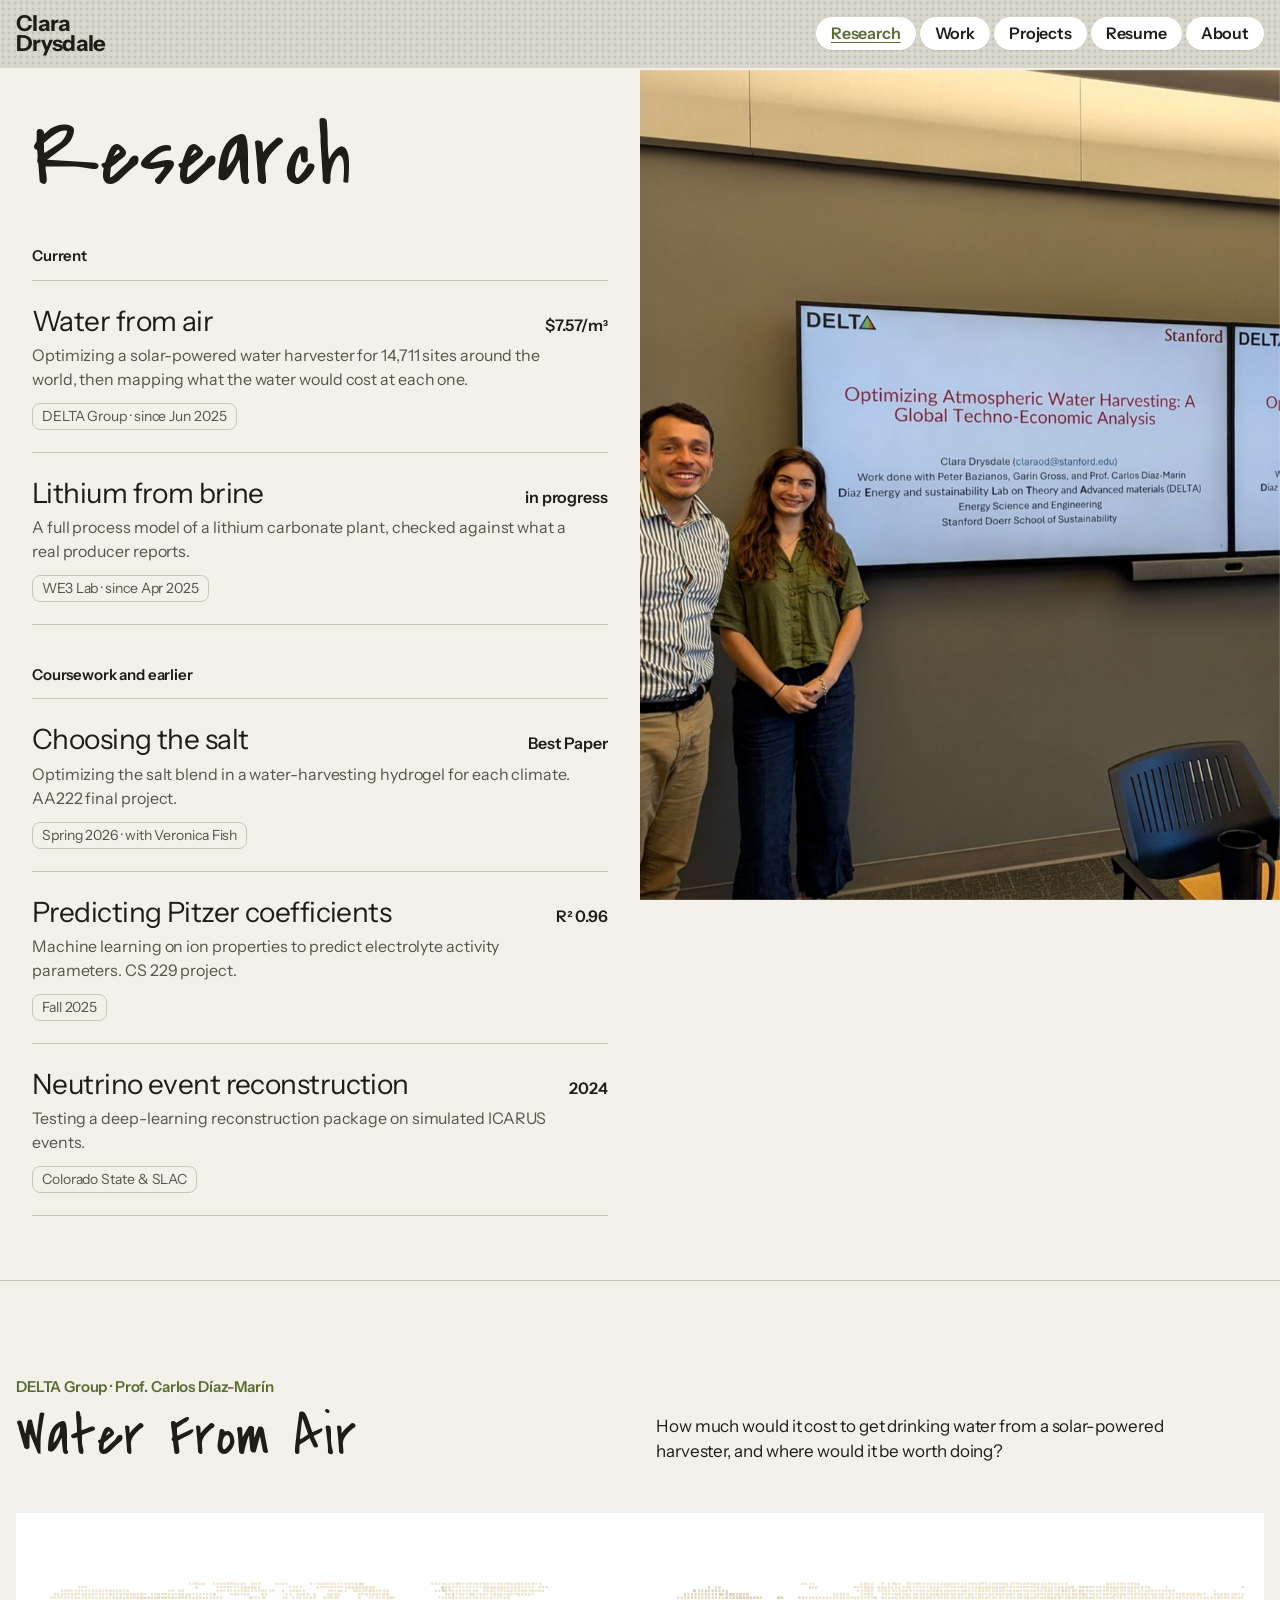
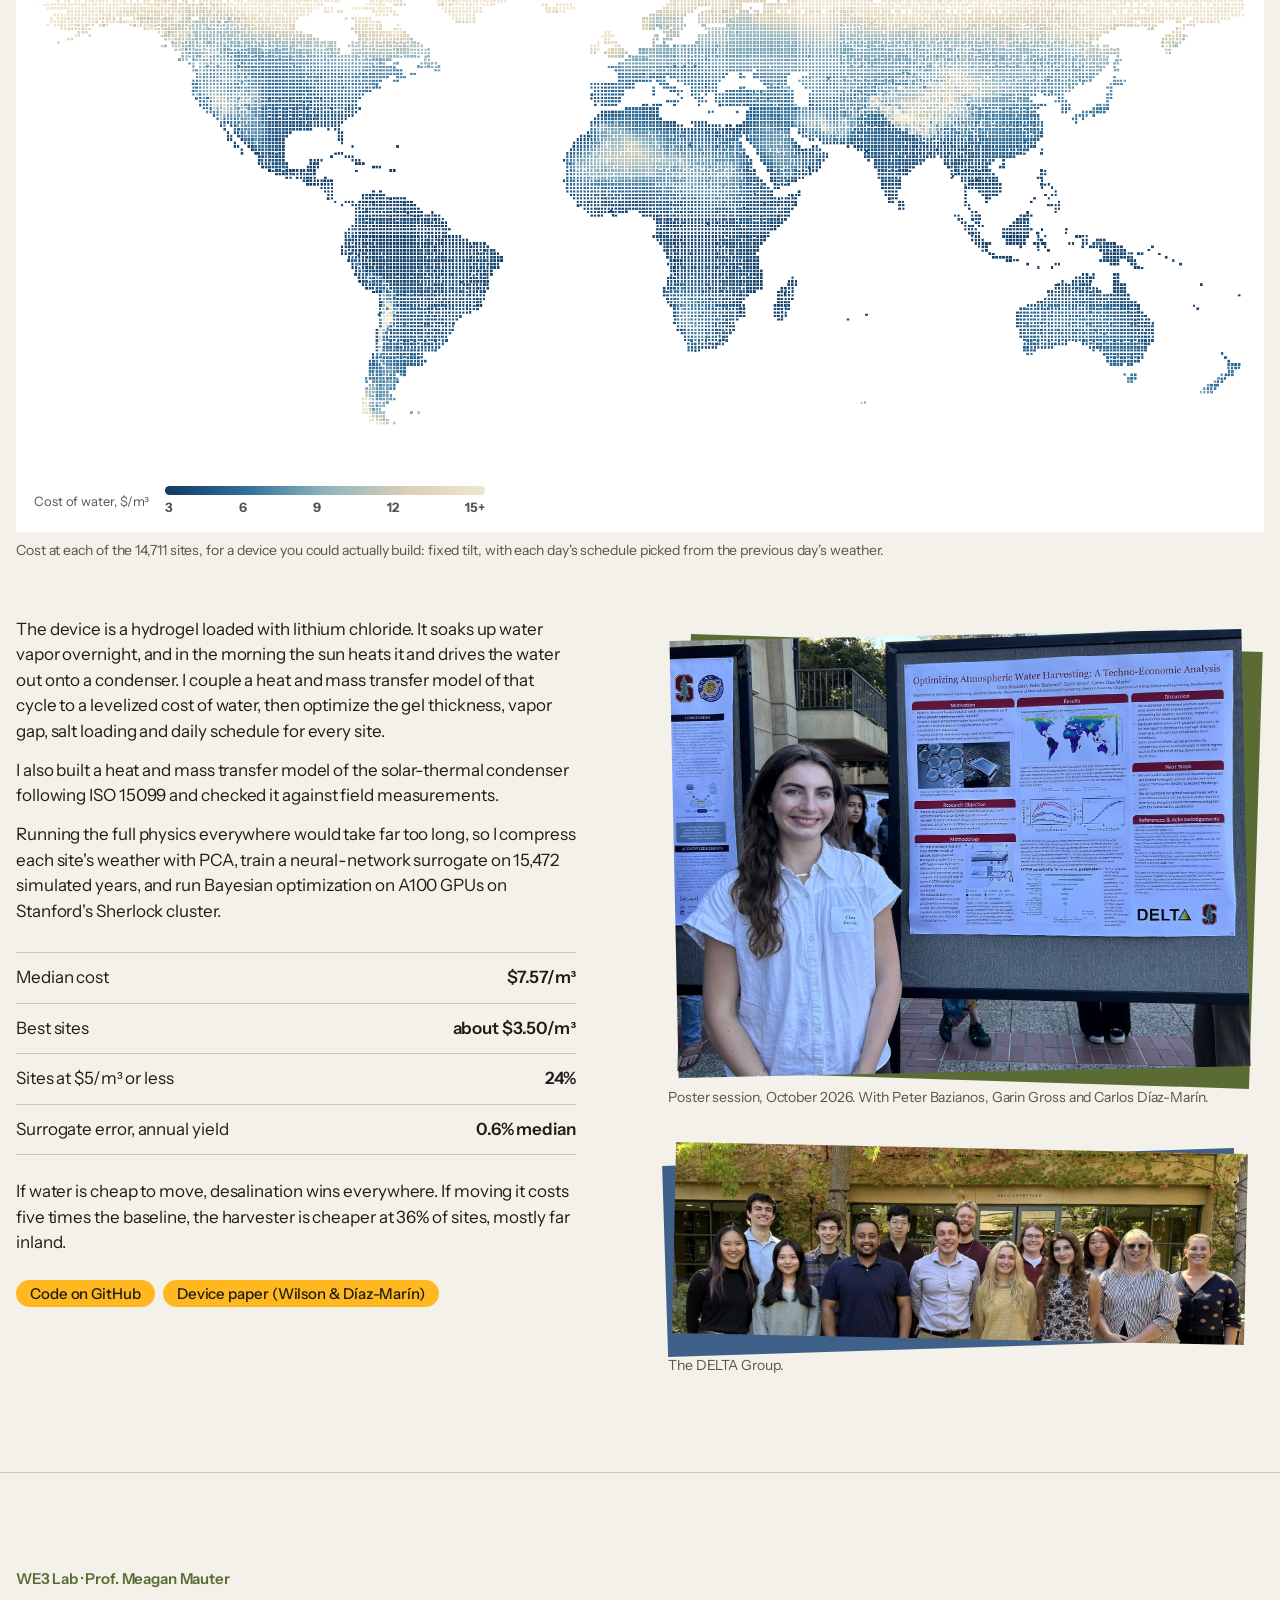
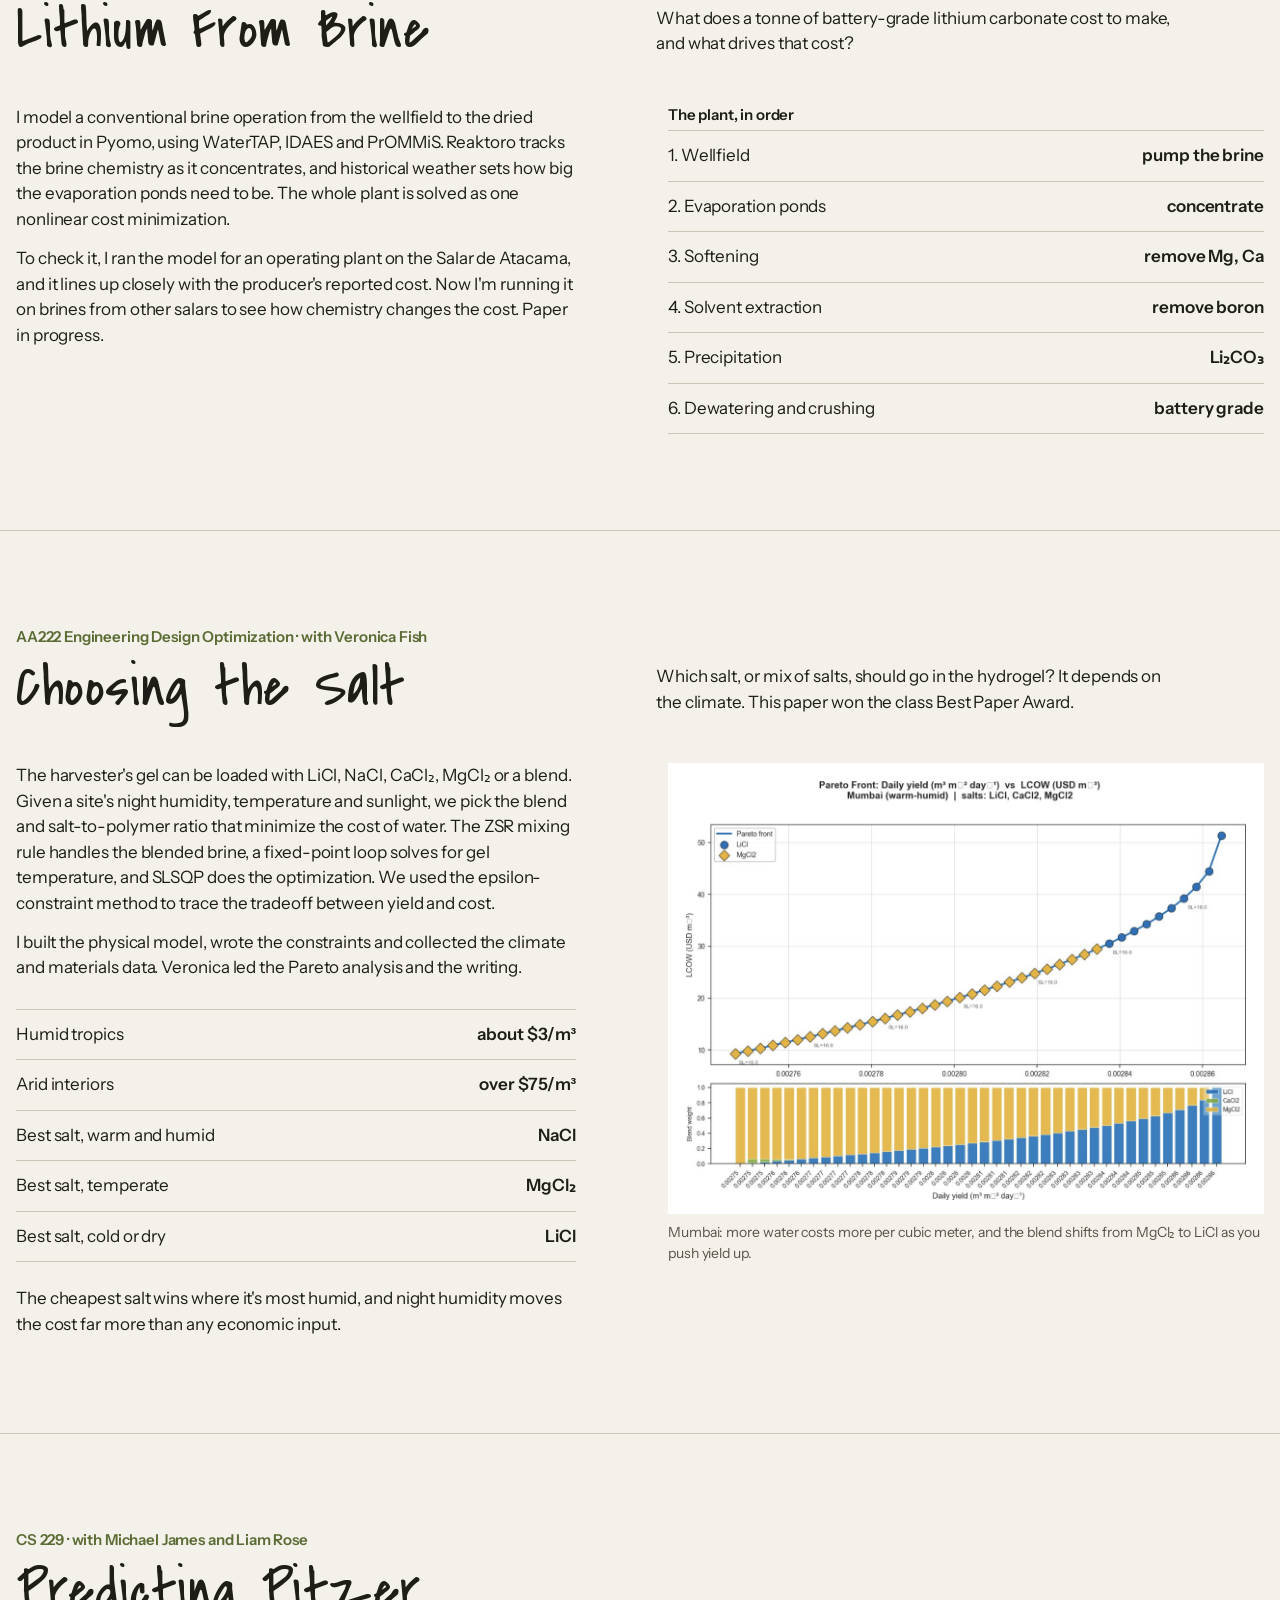
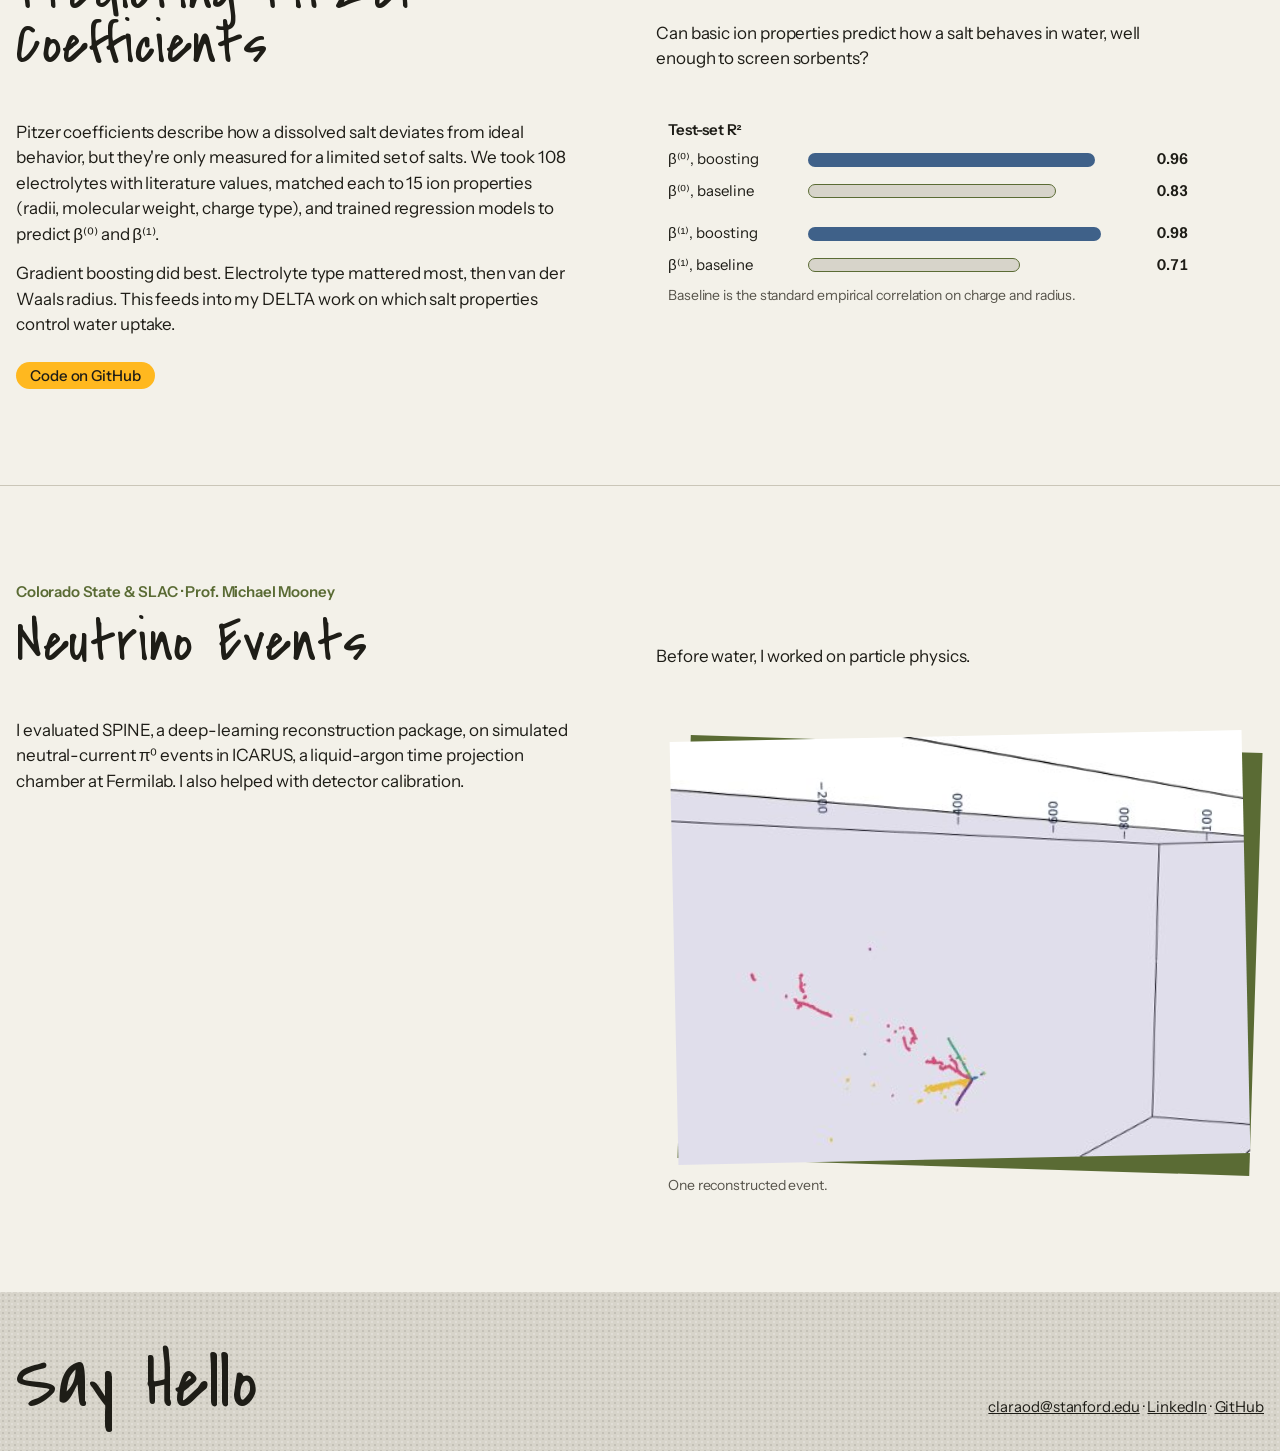
<file: research.html>
<!doctype html>
<html lang="en">
<head>
<meta charset="utf-8">
<meta name="viewport" content="width=device-width, initial-scale=1">
<title>Research · Clara Drysdale</title>
<meta name="description" content="Techno-economic models of atmospheric water harvesting and lithium extraction, ML for electrolyte thermodynamics, and neutrino reconstruction.">
<link rel="preconnect" href="https://fonts.googleapis.com">
<link rel="preconnect" href="https://fonts.gstatic.com" crossorigin>
<link href="https://fonts.googleapis.com/css2?family=Covered+By+Your+Grace&family=Instrument+Sans:wght@400;500;600;700&display=swap" rel="stylesheet">
<link rel="stylesheet" href="style.css">
</head>
<body>

<header class="site-head texture">
  <div class="wrap">
    <a class="logo" href="index.html"><span>Clara</span><span>Drysdale</span></a>
    <nav class="nav" aria-label="Main">
      <a href="research.html" aria-current="page">Research</a>
      <a href="work.html">Work</a>
      <a href="projects.html">Projects</a>
      <a href="resume.html">Resume</a>
      <a href="about.html">About</a>
    </nav>
  </div>
</header>

<section class="split">
  <div class="list">
    <h1 class="hand title">Research</h1>
    <div class="group">
      <p class="label">Current</p>
      <a class="entry" href="#sawh">
        <div class="row"><h3>Water from air</h3><span class="val">$7.57/m³</span></div>
        <p>Optimizing a solar-powered water harvester for 14,711 sites around the world, then mapping what the water would cost at each one.</p>
        <span class="chip">DELTA Group · since Jun 2025</span>
      </a>
      <a class="entry" href="#lithium">
        <div class="row"><h3>Lithium from brine</h3><span class="val">in progress</span></div>
        <p>A full process model of a lithium carbonate plant, checked against what a real producer reports.</p>
        <span class="chip">WE3 Lab · since Apr 2025</span>
      </a>
    </div>
    <div class="group">
      <p class="label">Coursework and earlier</p>
      <a class="entry" href="#salts">
        <div class="row"><h3>Choosing the salt</h3><span class="val">Best Paper</span></div>
        <p>Optimizing the salt blend in a water-harvesting hydrogel for each climate. AA222 final project.</p>
        <span class="chip">Spring 2026 · with Veronica Fish</span>
      </a>
      <a class="entry" href="#pitzer">
        <div class="row"><h3>Predicting Pitzer coefficients</h3><span class="val">R² 0.96</span></div>
        <p>Machine learning on ion properties to predict electrolyte activity parameters. CS 229 project.</p>
        <span class="chip">Fall 2025</span>
      </a>
      <a class="entry" href="#neutrino">
        <div class="row"><h3>Neutrino event reconstruction</h3><span class="val">2024</span></div>
        <p>Testing a deep-learning reconstruction package on simulated ICARUS events.</p>
        <span class="chip">Colorado State &amp; SLAC</span>
      </a>
    </div>
  </div>
  <div class="photo"><img src="img/group-meeting.jpg" width="1600" height="1130" style="object-position: 28% 50%" alt="Clara and a colleague in front of two screens showing the title slide of her talk on atmospheric water harvesting."></div>
</section>

<section class="detail" id="sawh">
  <div class="wrap">
    <div class="head">
      <div>
        <p class="label">DELTA Group · Prof. Carlos Díaz-Marín</p>
        <h2 class="hand subtitle">Water From Air</h2>
      </div>
      <p>How much would it cost to get drinking water from a solar-powered harvester, and where would it be worth doing?</p>
    </div>

    <figure class="plate">
      <img src="img/sawh-map.png" loading="lazy" width="1760" height="792" alt="World map of land grid cells shaded by the cost of harvested water. Darkest blue, the cheapest, covers the humid tropics; pale sand, the most expensive, covers high latitudes and the driest deserts.">
      <div class="legend">
        <span>Cost of water, $/m³</span>
        <div class="ramp"><i></i><span><b>3</b><b>6</b><b>9</b><b>12</b><b>15+</b></span></div>
      </div>
    </figure>
    <p class="cap">Cost at each of the 14,711 sites, for a device you could actually build: fixed tilt, with each day's schedule picked from the previous day's weather.</p>

    <div class="cols" style="margin-top:56px">
      <div class="text">
        <p>The device is a hydrogel loaded with lithium chloride. It soaks up water vapor overnight, and in the morning the sun heats it and drives the water out onto a condenser. I couple a heat and mass transfer model of that cycle to a levelized cost of water, then optimize the gel thickness, vapor gap, salt loading and daily schedule for every site.</p>
        <p>I also built a heat and mass transfer model of the solar-thermal condenser following ISO 15099 and checked it against field measurements.</p>
        <p>Running the full physics everywhere would take far too long, so I compress each site's weather with PCA, train a neural-network surrogate on 15,472 simulated years, and run Bayesian optimization on A100 GPUs on Stanford's Sherlock cluster.</p>
        <dl class="stats">
          <div><dt>Median cost</dt><dd>$7.57/m³</dd></div>
          <div><dt>Best sites</dt><dd>about $3.50/m³</dd></div>
          <div><dt>Sites at $5/m³ or less</dt><dd>24%</dd></div>
          <div><dt>Surrogate error, annual yield</dt><dd>0.6% median</dd></div>
        </dl>
        <p style="margin-top:24px">If water is cheap to move, desalination wins everywhere. If moving it costs five times the baseline, the harvester is cheaper at 36% of sites, mostly far inland.</p>
        <div class="links">
          <a class="tag" href="https://github.com/clara-o-d/SAWH_TEAs">Code on GitHub</a>
          <a class="tag" href="https://doi.org/10.1016/j.device.2025.100798">Device paper (Wilson &amp; Díaz-Marín)</a>
        </div>
      </div>
      <div>
        <figure class="tilt"><img src="img/poster.jpg" loading="lazy" width="1600" height="1221" alt="Clara next to her poster, Optimizing Atmospheric Water Harvesting: A Techno-Economic Analysis."></figure>
        <p class="cap">Poster session, October 2026. With Peter Bazianos, Garin Gross and Carlos Díaz-Marín.</p>
        <figure class="tilt r" style="margin-top:40px"><img src="img/lab-group.jpg" loading="lazy" width="1600" height="535" alt="About twenty members of the DELTA Group outside an ivy-covered building."></figure>
        <p class="cap">The DELTA Group.</p>
      </div>
    </div>
  </div>
</section>

<section class="detail" id="lithium">
  <div class="wrap">
    <div class="head">
      <div>
        <p class="label">WE3 Lab · Prof. Meagan Mauter</p>
        <h2 class="hand subtitle">Lithium From Brine</h2>
      </div>
      <p>What does a tonne of battery-grade lithium carbonate cost to make, and what drives that cost?</p>
    </div>
    <div class="cols">
      <div class="text">
        <p>I model a conventional brine operation from the wellfield to the dried product in Pyomo, using WaterTAP, IDAES and PrOMMiS. Reaktoro tracks the brine chemistry as it concentrates, and historical weather sets how big the evaporation ponds need to be. The whole plant is solved as one nonlinear cost minimization.</p>
        <p>To check it, I ran the model for an operating plant on the Salar de Atacama, and it lines up closely with the producer's reported cost. Now I'm running it on brines from other salars to see how chemistry changes the cost. Paper in progress.</p>
      </div>
      <div>
        <p class="label" style="margin-bottom:6px">The plant, in order</p>
        <dl class="stats" style="margin-top:0">
          <div><dt>1. Wellfield</dt><dd>pump the brine</dd></div>
          <div><dt>2. Evaporation ponds</dt><dd>concentrate</dd></div>
          <div><dt>3. Softening</dt><dd>remove Mg, Ca</dd></div>
          <div><dt>4. Solvent extraction</dt><dd>remove boron</dd></div>
          <div><dt>5. Precipitation</dt><dd>Li₂CO₃</dd></div>
          <div><dt>6. Dewatering and crushing</dt><dd>battery grade</dd></div>
        </dl>
      </div>
    </div>
  </div>
</section>

<section class="detail" id="salts">
  <div class="wrap">
    <div class="head">
      <div>
        <p class="label">AA222 Engineering Design Optimization · with Veronica Fish</p>
        <h2 class="hand subtitle">Choosing the Salt</h2>
      </div>
      <p>Which salt, or mix of salts, should go in the hydrogel? It depends on the climate. This paper won the class Best Paper Award.</p>
    </div>
    <div class="cols">
      <div class="text">
        <p>The harvester's gel can be loaded with LiCl, NaCl, CaCl₂, MgCl₂ or a blend. Given a site's night humidity, temperature and sunlight, we pick the blend and salt-to-polymer ratio that minimize the cost of water. The ZSR mixing rule handles the blended brine, a fixed-point loop solves for gel temperature, and SLSQP does the optimization. We used the epsilon-constraint method to trace the tradeoff between yield and cost.</p>
        <p>I built the physical model, wrote the constraints and collected the climate and materials data. Veronica led the Pareto analysis and the writing.</p>
        <dl class="stats">
          <div><dt>Humid tropics</dt><dd>about $3/m³</dd></div>
          <div><dt>Arid interiors</dt><dd>over $75/m³</dd></div>
          <div><dt>Best salt, warm and humid</dt><dd>NaCl</dd></div>
          <div><dt>Best salt, temperate</dt><dd>MgCl₂</dd></div>
          <div><dt>Best salt, cold or dry</dt><dd>LiCl</dd></div>
        </dl>
        <p style="margin-top:24px">The cheapest salt wins where it's most humid, and night humidity moves the cost far more than any economic input.</p>
      </div>
      <div>
        <figure class="plate"><img src="img/aa222-pareto.jpg" loading="lazy" width="1162" height="870" alt="Pareto front of daily yield against cost of water for Mumbai, with bars underneath showing the blend shifting from mostly MgCl2 at low yield to mostly LiCl at high yield."></figure>
        <p class="cap">Mumbai: more water costs more per cubic meter, and the blend shifts from MgCl₂ to LiCl as you push yield up.</p>
      </div>
    </div>
  </div>
</section>

<section class="detail" id="pitzer">
  <div class="wrap">
    <div class="head">
      <div>
        <p class="label">CS 229 · with Michael James and Liam Rose</p>
        <h2 class="hand subtitle">Predicting Pitzer Coefficients</h2>
      </div>
      <p>Can basic ion properties predict how a salt behaves in water, well enough to screen sorbents?</p>
    </div>
    <div class="cols">
      <div class="text">
        <p>Pitzer coefficients describe how a dissolved salt deviates from ideal behavior, but they're only measured for a limited set of salts. We took 108 electrolytes with literature values, matched each to 15 ion properties (radii, molecular weight, charge type), and trained regression models to predict β⁽⁰⁾ and β⁽¹⁾.</p>
        <p>Gradient boosting did best. Electrolyte type mattered most, then van der Waals radius. This feeds into my DELTA work on which salt properties control water uptake.</p>
        <div class="links"><a class="tag" href="https://github.com/clara-o-d/activity-prediction">Code on GitHub</a></div>
      </div>
      <div>
        <p class="label" style="margin-bottom:6px">Test-set R²</p>
        <div class="bars" style="margin-top:8px">
          <div class="row"><span>β⁽⁰⁾, boosting</span><div class="bar" style="width:96%"></div><span class="n">0.96</span></div>
          <div class="row"><span>β⁽⁰⁾, baseline</span><div class="bar alt" style="width:83%"></div><span class="n">0.83</span></div>
          <div class="row" style="margin-top:20px"><span>β⁽¹⁾, boosting</span><div class="bar" style="width:98%"></div><span class="n">0.98</span></div>
          <div class="row"><span>β⁽¹⁾, baseline</span><div class="bar alt" style="width:71%"></div><span class="n">0.71</span></div>
        </div>
        <p class="cap">Baseline is the standard empirical correlation on charge and radius.</p>
      </div>
    </div>
  </div>
</section>

<section class="detail" id="neutrino">
  <div class="wrap">
    <div class="head">
      <div>
        <p class="label">Colorado State &amp; SLAC · Prof. Michael Mooney</p>
        <h2 class="hand subtitle">Neutrino Events</h2>
      </div>
      <p>Before water, I worked on particle physics.</p>
    </div>
    <div class="cols">
      <div class="text">
        <p>I evaluated SPINE, a deep-learning reconstruction package, on simulated neutral-current π⁰ events in ICARUS, a liquid-argon time projection chamber at Fermilab. I also helped with detector calibration.</p>
      </div>
      <div>
        <figure class="tilt"><img src="img/spine-event.jpg" loading="lazy" width="473" height="350" alt="3D display of a reconstructed particle interaction, with tracks and showers in different colors."></figure>
        <p class="cap">One reconstructed event.</p>
      </div>
    </div>
  </div>
</section>

<footer class="site-foot texture">
  <div class="wrap">
    <h2 class="hand">Say Hello</h2>
    <p><a href="mailto:claraod@stanford.edu">claraod@stanford.edu</a> · <a href="https://linkedin.com/in/clara-drysdale">LinkedIn</a> · <a href="https://github.com/clara-o-d">GitHub</a></p>
  </div>
</footer>
</body>
</html>
</file>
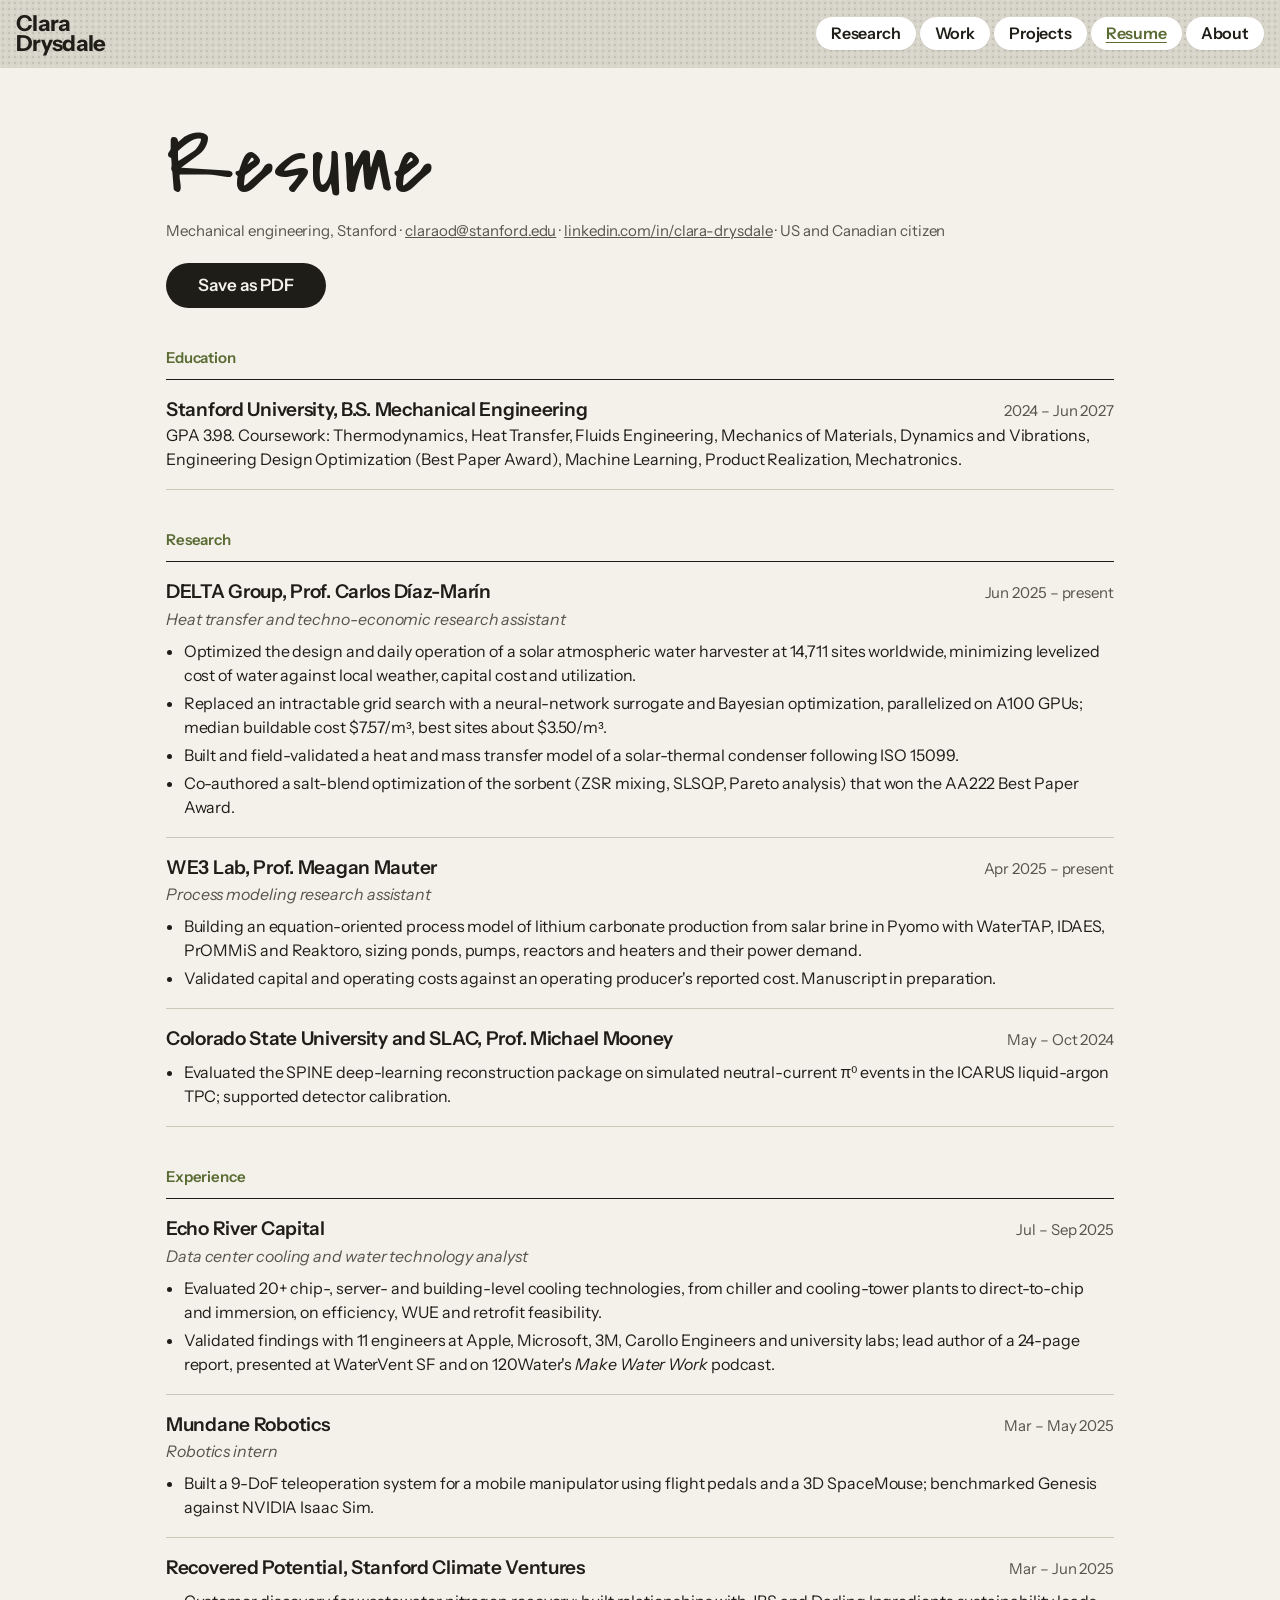
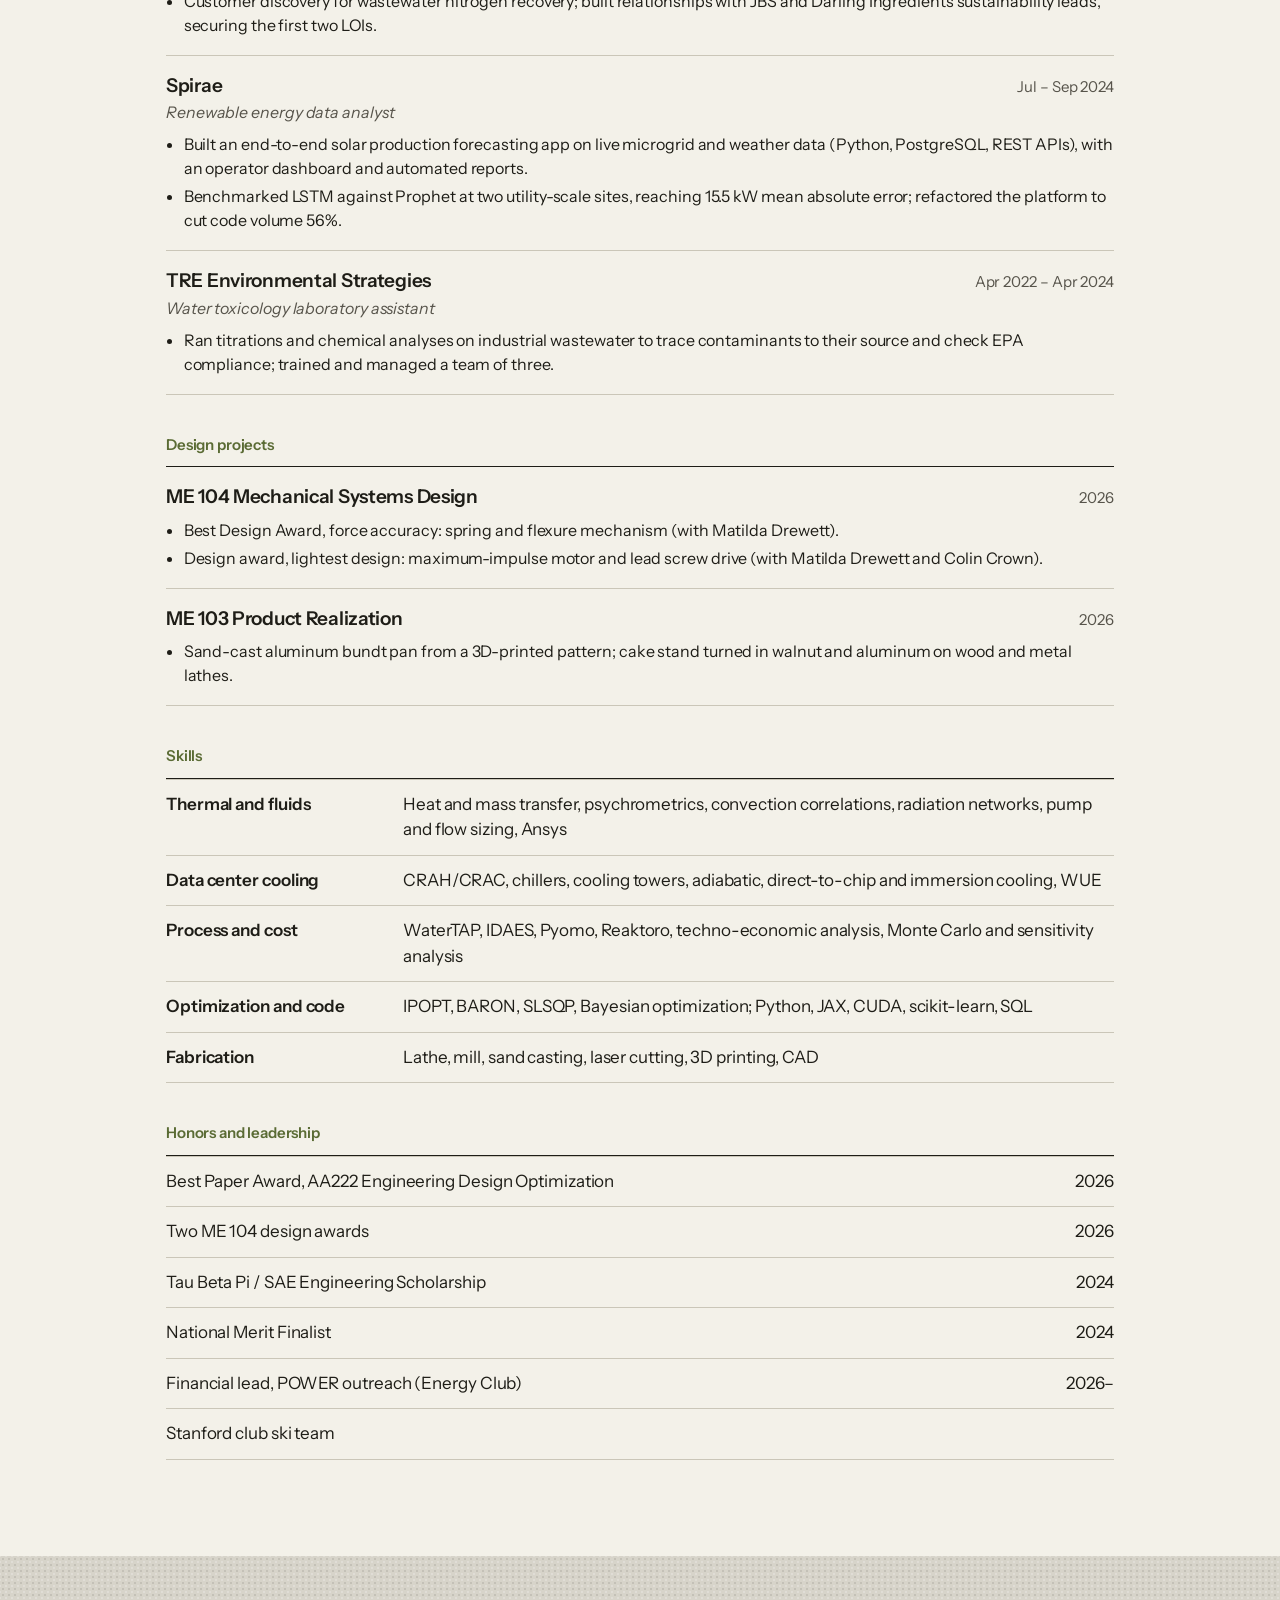
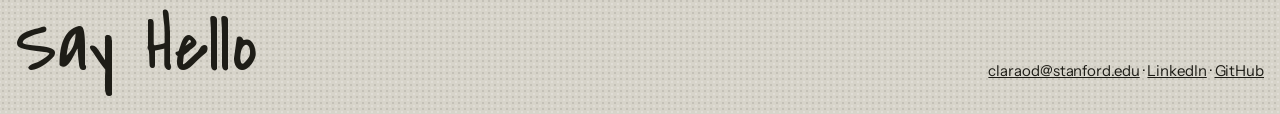
<file: resume.html>
<!doctype html>
<html lang="en">
<head>
<meta charset="utf-8">
<meta name="viewport" content="width=device-width, initial-scale=1">
<title>Resume · Clara Drysdale</title>
<meta name="description" content="Resume of Clara Drysdale, B.S. Mechanical Engineering, Stanford, 2027.">
<link rel="preconnect" href="https://fonts.googleapis.com">
<link rel="preconnect" href="https://fonts.gstatic.com" crossorigin>
<link href="https://fonts.googleapis.com/css2?family=Covered+By+Your+Grace&family=Instrument+Sans:wght@400;500;600;700&display=swap" rel="stylesheet">
<link rel="stylesheet" href="style.css">
</head>
<body>

<header class="site-head texture">
  <div class="wrap">
    <a class="logo" href="index.html"><span>Clara</span><span>Drysdale</span></a>
    <nav class="nav" aria-label="Main">
      <a href="research.html">Research</a>
      <a href="work.html">Work</a>
      <a href="projects.html">Projects</a>
      <a href="resume.html" aria-current="page">Resume</a>
      <a href="about.html">About</a>
    </nav>
  </div>
</header>

<main class="wrap resume">
  <div class="resume-head">
    <div>
      <h1 class="hand title">Resume</h1>
      <p class="hand print-name">Clara Drysdale</p>
      <p class="small">Mechanical engineering, Stanford · <a href="mailto:claraod@stanford.edu">claraod@stanford.edu</a> · <a href="https://linkedin.com/in/clara-drysdale">linkedin.com/in/clara-drysdale</a> · US and Canadian citizen</p>
    </div>
    <button class="btn" type="button" onclick="window.print()">Save as PDF</button>
  </div>

  <section>
    <h2 class="label">Education</h2>
    <div class="r-item">
      <div class="row"><h3>Stanford University, B.S. Mechanical Engineering</h3><span class="val">2024 – Jun 2027</span></div>
      <p>GPA 3.98. Coursework: Thermodynamics, Heat Transfer, Fluids Engineering, Mechanics of Materials, Dynamics and Vibrations, Engineering Design Optimization (Best Paper Award), Machine Learning, Product Realization, Mechatronics.</p>
    </div>
  </section>

  <section>
    <h2 class="label">Research</h2>
    <div class="r-item">
      <div class="row"><h3>DELTA Group, Prof. Carlos Díaz-Marín</h3><span class="val">Jun 2025 – present</span></div>
      <p class="role">Heat transfer and techno-economic research assistant</p>
      <ul>
        <li>Optimized the design and daily operation of a solar atmospheric water harvester at 14,711 sites worldwide, minimizing levelized cost of water against local weather, capital cost and utilization.</li>
        <li>Replaced an intractable grid search with a neural-network surrogate and Bayesian optimization, parallelized on A100 GPUs; median buildable cost $7.57/m³, best sites about $3.50/m³.</li>
        <li>Built and field-validated a heat and mass transfer model of a solar-thermal condenser following ISO 15099.</li>
        <li>Co-authored a salt-blend optimization of the sorbent (ZSR mixing, SLSQP, Pareto analysis) that won the AA222 Best Paper Award.</li>
      </ul>
    </div>
    <div class="r-item">
      <div class="row"><h3>WE3 Lab, Prof. Meagan Mauter</h3><span class="val">Apr 2025 – present</span></div>
      <p class="role">Process modeling research assistant</p>
      <ul>
        <li>Building an equation-oriented process model of lithium carbonate production from salar brine in Pyomo with WaterTAP, IDAES, PrOMMiS and Reaktoro, sizing ponds, pumps, reactors and heaters and their power demand.</li>
        <li>Validated capital and operating costs against an operating producer's reported cost. Manuscript in preparation.</li>
      </ul>
    </div>
    <div class="r-item">
      <div class="row"><h3>Colorado State University and SLAC, Prof. Michael Mooney</h3><span class="val">May – Oct 2024</span></div>
      <ul>
        <li>Evaluated the SPINE deep-learning reconstruction package on simulated neutral-current π⁰ events in the ICARUS liquid-argon TPC; supported detector calibration.</li>
      </ul>
    </div>
  </section>

  <section>
    <h2 class="label">Experience</h2>
    <div class="r-item">
      <div class="row"><h3>Echo River Capital</h3><span class="val">Jul – Sep 2025</span></div>
      <p class="role">Data center cooling and water technology analyst</p>
      <ul>
        <li>Evaluated 20+ chip-, server- and building-level cooling technologies, from chiller and cooling-tower plants to direct-to-chip and immersion, on efficiency, WUE and retrofit feasibility.</li>
        <li>Validated findings with 11 engineers at Apple, Microsoft, 3M, Carollo Engineers and university labs; lead author of a 24-page report, presented at WaterVent SF and on 120Water's <i>Make Water Work</i> podcast.</li>
      </ul>
    </div>
    <div class="r-item">
      <div class="row"><h3>Mundane Robotics</h3><span class="val">Mar – May 2025</span></div>
      <p class="role">Robotics intern</p>
      <ul>
        <li>Built a 9-DoF teleoperation system for a mobile manipulator using flight pedals and a 3D SpaceMouse; benchmarked Genesis against NVIDIA Isaac Sim.</li>
      </ul>
    </div>
    <div class="r-item">
      <div class="row"><h3>Recovered Potential, Stanford Climate Ventures</h3><span class="val">Mar – Jun 2025</span></div>
      <ul>
        <li>Customer discovery for wastewater nitrogen recovery; built relationships with JBS and Darling Ingredients sustainability leads, securing the first two LOIs.</li>
      </ul>
    </div>
    <div class="r-item">
      <div class="row"><h3>Spirae</h3><span class="val">Jul – Sep 2024</span></div>
      <p class="role">Renewable energy data analyst</p>
      <ul>
        <li>Built an end-to-end solar production forecasting app on live microgrid and weather data (Python, PostgreSQL, REST APIs), with an operator dashboard and automated reports.</li>
        <li>Benchmarked LSTM against Prophet at two utility-scale sites, reaching 15.5 kW mean absolute error; refactored the platform to cut code volume 56%.</li>
      </ul>
    </div>
    <div class="r-item">
      <div class="row"><h3>TRE Environmental Strategies</h3><span class="val">Apr 2022 – Apr 2024</span></div>
      <p class="role">Water toxicology laboratory assistant</p>
      <ul>
        <li>Ran titrations and chemical analyses on industrial wastewater to trace contaminants to their source and check EPA compliance; trained and managed a team of three.</li>
      </ul>
    </div>
  </section>

  <section>
    <h2 class="label">Design projects</h2>
    <div class="r-item">
      <div class="row"><h3>ME 104 Mechanical Systems Design</h3><span class="val">2026</span></div>
      <ul>
        <li>Best Design Award, force accuracy: spring and flexure mechanism (with Matilda Drewett).</li>
        <li>Design award, lightest design: maximum-impulse motor and lead screw drive (with Matilda Drewett and Colin Crown).</li>
      </ul>
    </div>
    <div class="r-item">
      <div class="row"><h3>ME 103 Product Realization</h3><span class="val">2026</span></div>
      <ul>
        <li>Sand-cast aluminum bundt pan from a 3D-printed pattern; cake stand turned in walnut and aluminum on wood and metal lathes.</li>
      </ul>
    </div>
  </section>

  <section>
    <h2 class="label">Skills</h2>
    <dl class="stats skills">
      <div><dt>Thermal and fluids</dt><dd>Heat and mass transfer, psychrometrics, convection correlations, radiation networks, pump and flow sizing, Ansys</dd></div>
      <div><dt>Data center cooling</dt><dd>CRAH/CRAC, chillers, cooling towers, adiabatic, direct-to-chip and immersion cooling, WUE</dd></div>
      <div><dt>Process and cost</dt><dd>WaterTAP, IDAES, Pyomo, Reaktoro, techno-economic analysis, Monte Carlo and sensitivity analysis</dd></div>
      <div><dt>Optimization and code</dt><dd>IPOPT, BARON, SLSQP, Bayesian optimization; Python, JAX, CUDA, scikit-learn, SQL</dd></div>
      <div><dt>Fabrication</dt><dd>Lathe, mill, sand casting, laser cutting, 3D printing, CAD</dd></div>
    </dl>
  </section>

  <section>
    <h2 class="label">Honors and leadership</h2>
    <dl class="stats honors">
      <div><dt>Best Paper Award, AA222 Engineering Design Optimization</dt><dd>2026</dd></div>
      <div><dt>Two ME 104 design awards</dt><dd>2026</dd></div>
      <div><dt>Tau Beta Pi / SAE Engineering Scholarship</dt><dd>2024</dd></div>
      <div><dt>National Merit Finalist</dt><dd>2024</dd></div>
      <div><dt>Financial lead, POWER outreach (Energy Club)</dt><dd>2026–</dd></div>
      <div><dt>Stanford club ski team</dt><dd></dd></div>
    </dl>
  </section>
</main>

<footer class="site-foot texture">
  <div class="wrap">
    <h2 class="hand">Say Hello</h2>
    <p><a href="mailto:claraod@stanford.edu">claraod@stanford.edu</a> · <a href="https://linkedin.com/in/clara-drysdale">LinkedIn</a> · <a href="https://github.com/clara-o-d">GitHub</a></p>
  </div>
</footer>
</body>
</html>
</file>
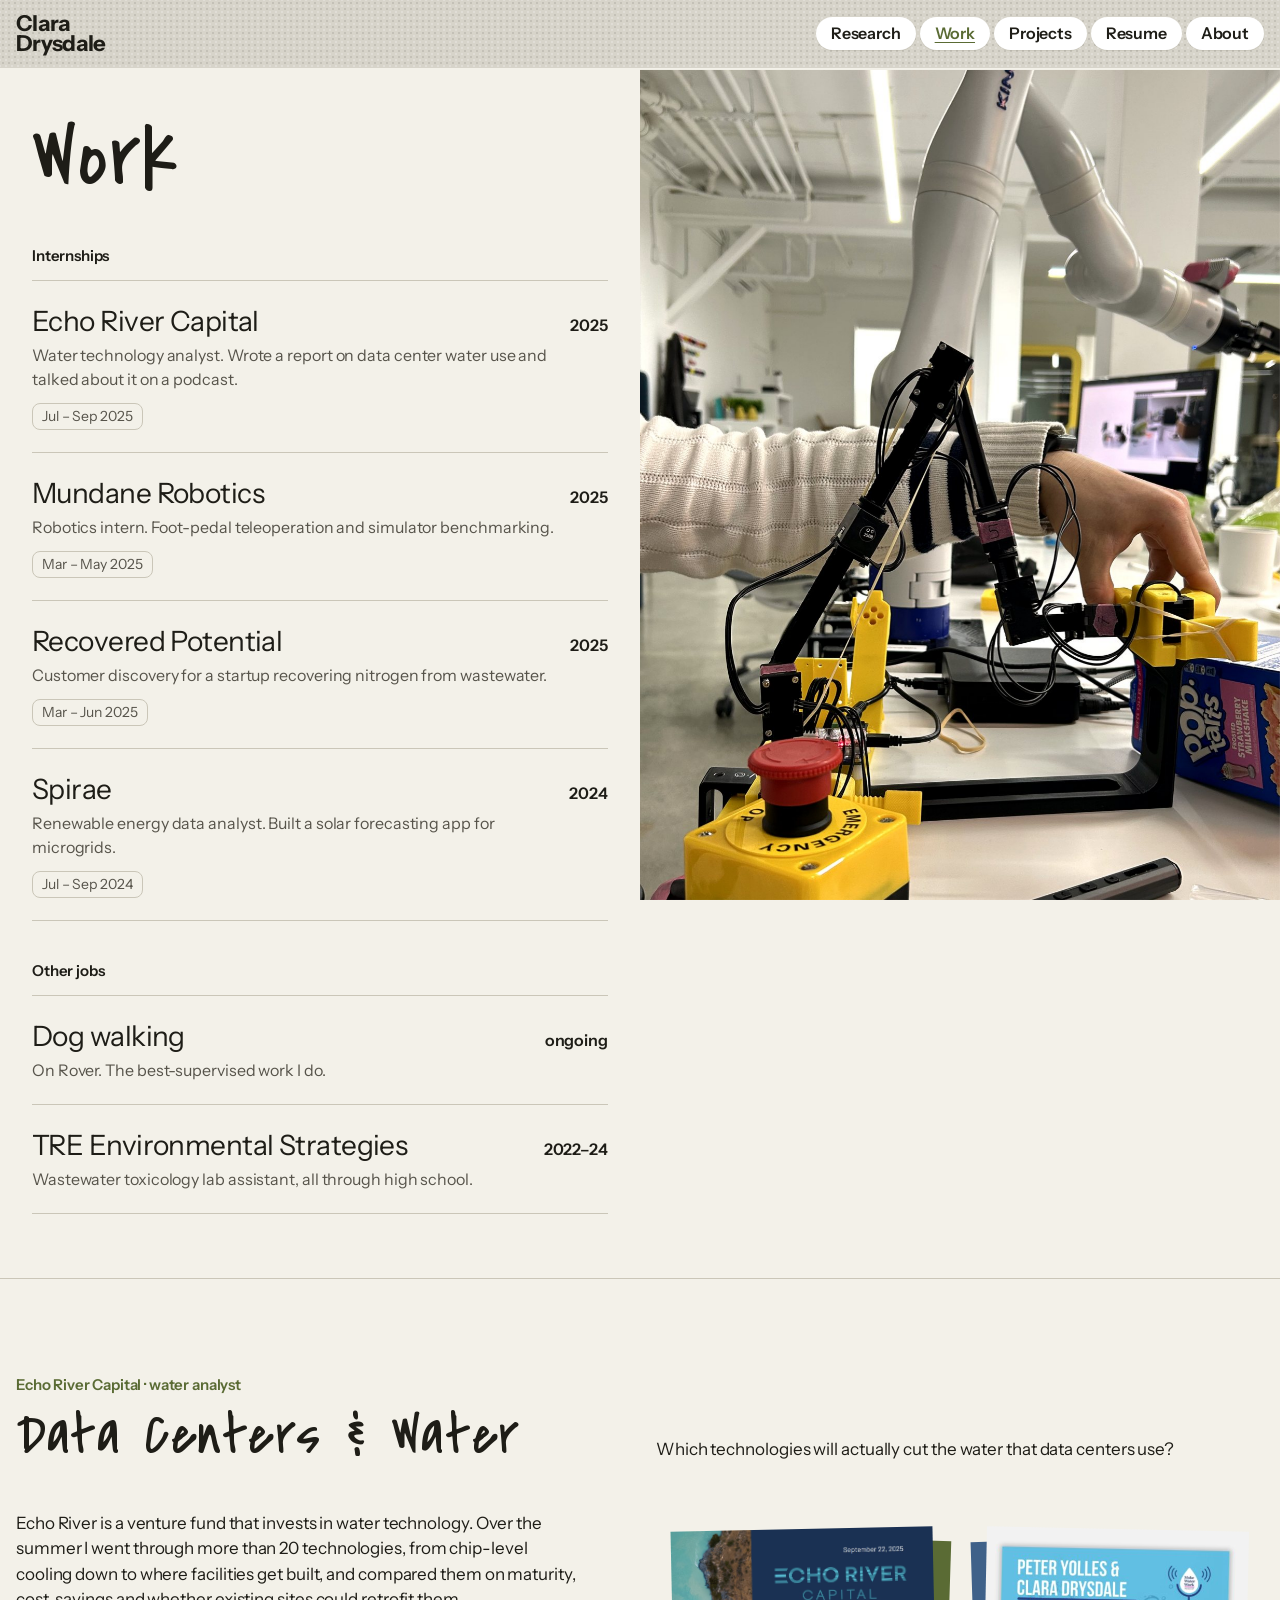
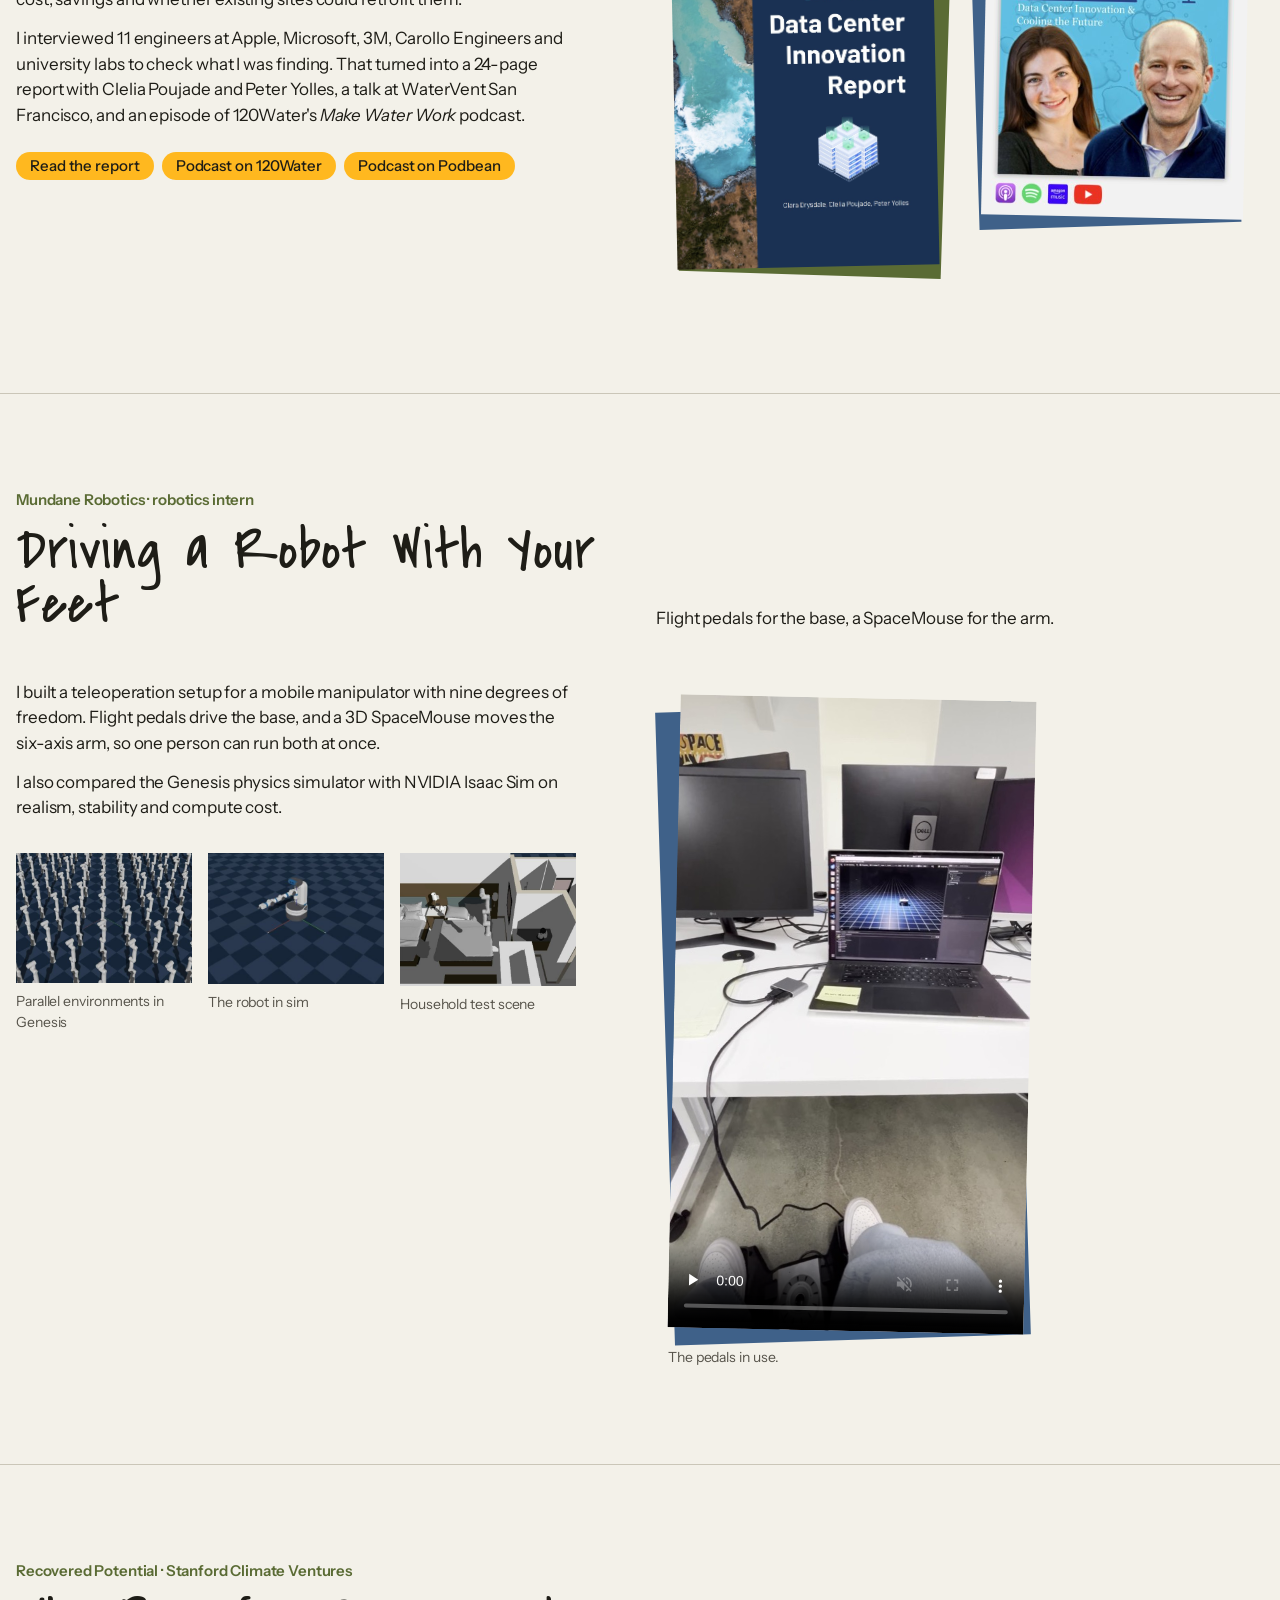
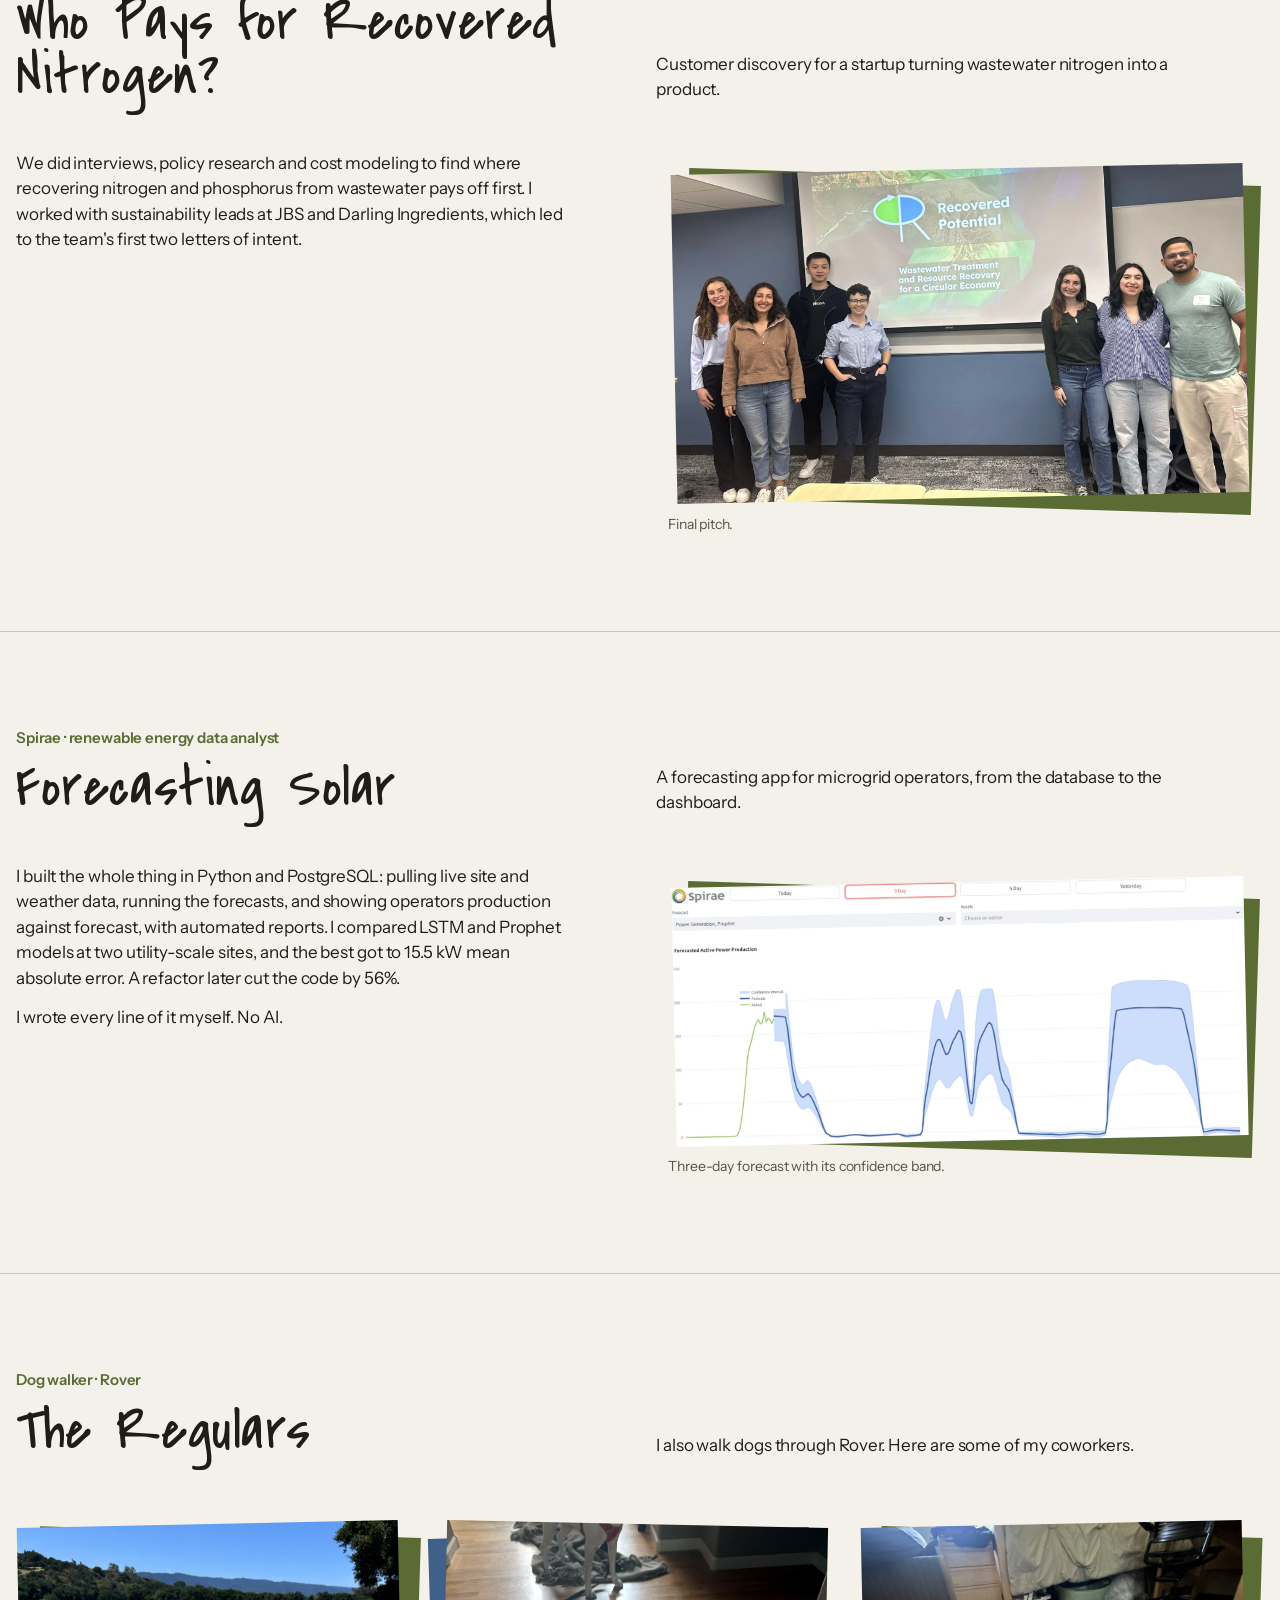
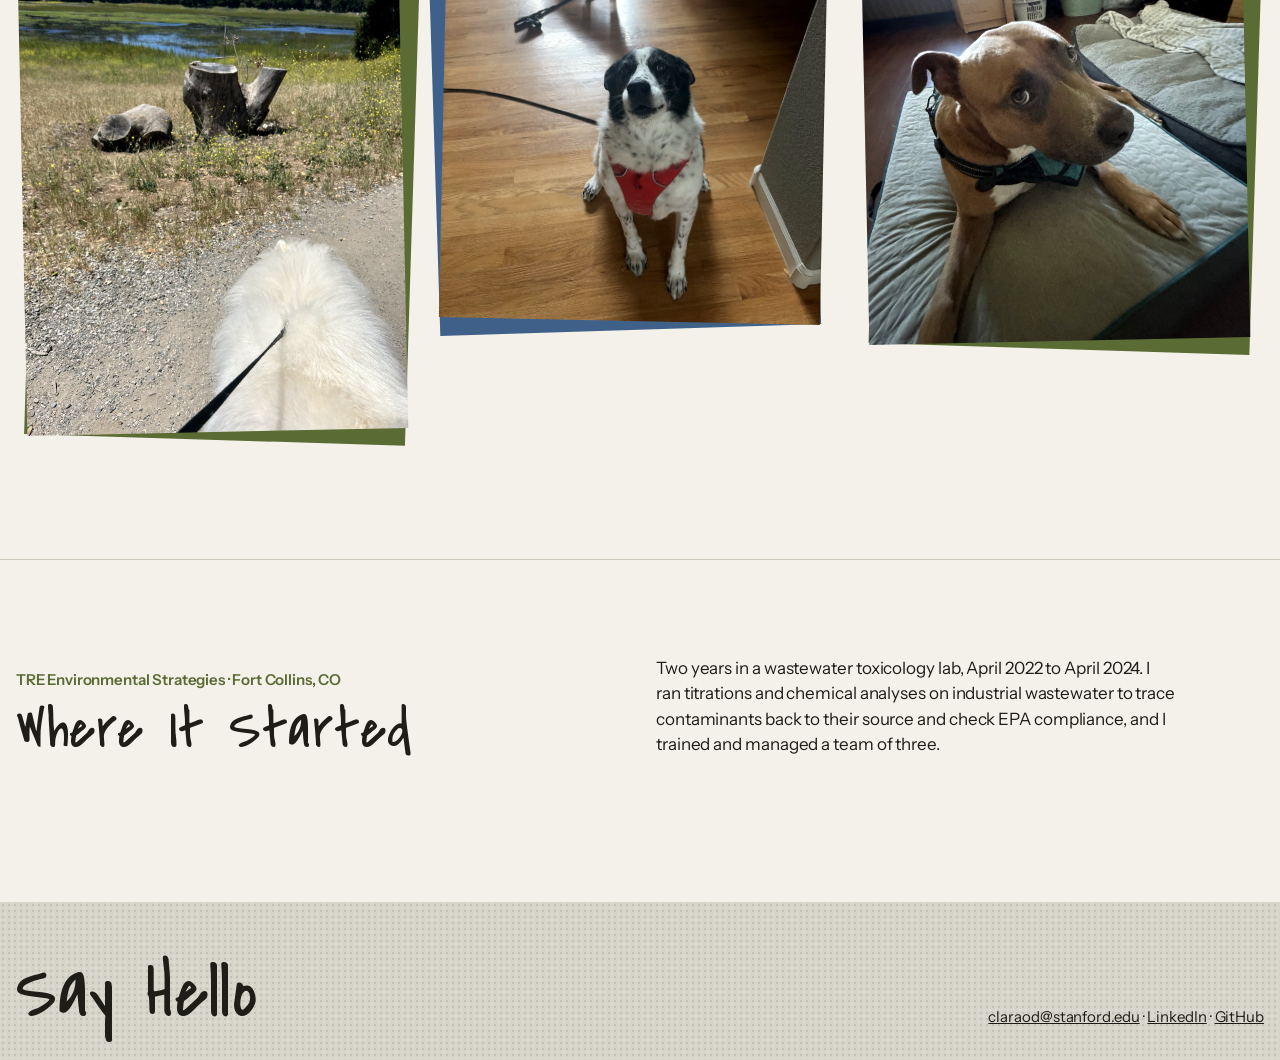
<file: work.html>
<!doctype html>
<html lang="en">
<head>
<meta charset="utf-8">
<meta name="viewport" content="width=device-width, initial-scale=1">
<title>Work · Clara Drysdale</title>
<meta name="description" content="Internships and jobs: Echo River Capital, Spirae, Mundane Robotics, Recovered Potential, TRE Environmental Strategies, and dog walking.">
<link rel="preconnect" href="https://fonts.googleapis.com">
<link rel="preconnect" href="https://fonts.gstatic.com" crossorigin>
<link href="https://fonts.googleapis.com/css2?family=Covered+By+Your+Grace&family=Instrument+Sans:wght@400;500;600;700&display=swap" rel="stylesheet">
<link rel="stylesheet" href="style.css">
</head>
<body>

<header class="site-head texture">
  <div class="wrap">
    <a class="logo" href="index.html"><span>Clara</span><span>Drysdale</span></a>
    <nav class="nav" aria-label="Main">
      <a href="research.html">Research</a>
      <a href="work.html" aria-current="page">Work</a>
      <a href="projects.html">Projects</a>
      <a href="resume.html">Resume</a>
      <a href="about.html">About</a>
    </nav>
  </div>
</header>

<section class="split">
  <div class="list">
    <h1 class="hand title">Work</h1>
    <div class="group">
      <p class="label">Internships</p>
      <a class="entry" href="#echo">
        <div class="row"><h3>Echo River Capital</h3><span class="val">2025</span></div>
        <p>Water technology analyst. Wrote a report on data center water use and talked about it on a podcast.</p>
        <span class="chip">Jul – Sep 2025</span>
      </a>
      <a class="entry" href="#mundane">
        <div class="row"><h3>Mundane Robotics</h3><span class="val">2025</span></div>
        <p>Robotics intern. Foot-pedal teleoperation and simulator benchmarking.</p>
        <span class="chip">Mar – May 2025</span>
      </a>
      <a class="entry" href="#recovered">
        <div class="row"><h3>Recovered Potential</h3><span class="val">2025</span></div>
        <p>Customer discovery for a startup recovering nitrogen from wastewater.</p>
        <span class="chip">Mar – Jun 2025</span>
      </a>
      <a class="entry" href="#spirae">
        <div class="row"><h3>Spirae</h3><span class="val">2024</span></div>
        <p>Renewable energy data analyst. Built a solar forecasting app for microgrids.</p>
        <span class="chip">Jul – Sep 2024</span>
      </a>
    </div>
    <div class="group">
      <p class="label">Other jobs</p>
      <a class="entry" href="#dogs">
        <div class="row"><h3>Dog walking</h3><span class="val">ongoing</span></div>
        <p>On Rover. The best-supervised work I do.</p>
      </a>
      <a class="entry" href="#tre">
        <div class="row"><h3>TRE Environmental Strategies</h3><span class="val">2022–24</span></div>
        <p>Wastewater toxicology lab assistant, all through high school.</p>
      </a>
    </div>
  </div>
  <div class="photo"><img src="img/teleop.jpg" width="1579" height="1600" alt="A hand guiding a small leader arm on a desk, with a white robot arm behind it."></div>
</section>

<section class="detail" id="echo">
  <div class="wrap">
    <div class="head">
      <div>
        <p class="label">Echo River Capital · water analyst</p>
        <h2 class="hand subtitle">Data Centers &amp; Water</h2>
      </div>
      <p>Which technologies will actually cut the water that data centers use?</p>
    </div>
    <div class="cols">
      <div class="text">
        <p>Echo River is a venture fund that invests in water technology. Over the summer I went through more than 20 technologies, from chip-level cooling down to where facilities get built, and compared them on maturity, cost, savings and whether existing sites could retrofit them.</p>
        <p>I interviewed 11 engineers at Apple, Microsoft, 3M, Carollo Engineers and university labs to check what I was finding. That turned into a 24-page report with Clelia Poujade and Peter Yolles, a talk at WaterVent San Francisco, and an episode of 120Water's <i>Make Water Work</i> podcast.</p>
        <div class="links">
          <a class="tag" href="https://tinyurl.com/ercdatacenterrep">Read the report</a>
          <a class="tag" href="https://makewaterwork.podbean.com/e/peter-yolles-clara-drysdale-data-center-innovation-cooling-the-future-make-water-work-024/">Podcast on 120Water</a>
          <a class="tag" href="https://makewaterwork.podbean.com/e/peter-yolles-clara-drysdale-data-center-innovation-cooling-the-future-make-water-work-024/">Podcast on Podbean</a>
        </div>
      </div>
      <div class="pair">
        <div><figure class="tilt"><a href="https://tinyurl.com/ercdatacenterrep"><img src="img/report-cover.jpg" loading="lazy" width="1086" height="1402" alt="Cover of the Echo River Capital Data Center Innovation Report, September 2025."></a></figure></div>
        <div><figure class="tilt r"><a href="https://makewaterwork.podbean.com/e/peter-yolles-clara-drysdale-data-center-innovation-cooling-the-future-make-water-work-024/"><img src="img/podcast-cover.jpg" loading="lazy" width="470" height="516" alt="Podcast artwork: Peter Yolles and Clara Drysdale, Data Center Innovation and Cooling the Future."></a></figure></div>
      </div>
    </div>
  </div>
</section>

<section class="detail" id="mundane">
  <div class="wrap">
    <div class="head">
      <div>
        <p class="label">Mundane Robotics · robotics intern</p>
        <h2 class="hand subtitle">Driving a Robot With Your Feet</h2>
      </div>
      <p>Flight pedals for the base, a SpaceMouse for the arm.</p>
    </div>
    <div class="cols">
      <div class="text">
        <p>I built a teleoperation setup for a mobile manipulator with nine degrees of freedom. Flight pedals drive the base, and a 3D SpaceMouse moves the six-axis arm, so one person can run both at once.</p>
        <p>I also compared the Genesis physics simulator with NVIDIA Isaac Sim on realism, stability and compute cost.</p>
        <div class="trio" style="margin-top:32px">
          <figure><img src="img/sim-array.jpg" loading="lazy" width="564" height="416" alt="Rows of identical simulated robot arms on a checkered floor."><figcaption class="cap">Parallel environments in Genesis</figcaption></figure>
          <figure><img src="img/sim-mobile.jpg" loading="lazy" width="440" height="328" alt="A simulated mobile manipulator robot on a checkered floor."><figcaption class="cap">The robot in sim</figcaption></figure>
          <figure><img src="img/sim-house.jpg" loading="lazy" width="554" height="418" alt="A simulated robot arm in a furnished apartment."><figcaption class="cap">Household test scene</figcaption></figure>
        </div>
      </div>
      <div style="max-width:380px">
        <figure class="tilt r"><video src="video/teleop-pedals.mp4" poster="img/teleop-pedals-poster.jpg" width="720" height="1280" controls muted playsinline loop preload="none" aria-label="Video looking down at feet working the flight pedals while the simulation runs on the monitors."></video></figure>
        <p class="cap">The pedals in use.</p>
      </div>
    </div>
  </div>
</section>

<section class="detail" id="recovered">
  <div class="wrap">
    <div class="head">
      <div>
        <p class="label">Recovered Potential · Stanford Climate Ventures</p>
        <h2 class="hand subtitle">Who Pays for Recovered Nitrogen?</h2>
      </div>
      <p>Customer discovery for a startup turning wastewater nitrogen into a product.</p>
    </div>
    <div class="cols">
      <div class="text">
        <p>We did interviews, policy research and cost modeling to find where recovering nitrogen and phosphorus from wastewater pays off first. I worked with sustainability leads at JBS and Darling Ingredients, which led to the team's first two letters of intent.</p>
      </div>
      <div>
        <figure class="tilt"><img src="img/rp-team.jpg" loading="lazy" width="1008" height="580" alt="The Recovered Potential team in front of a projected title slide."></figure>
        <p class="cap">Final pitch.</p>
      </div>
    </div>
  </div>
</section>

<section class="detail" id="spirae">
  <div class="wrap">
    <div class="head">
      <div>
        <p class="label">Spirae · renewable energy data analyst</p>
        <h2 class="hand subtitle">Forecasting Solar</h2>
      </div>
      <p>A forecasting app for microgrid operators, from the database to the dashboard.</p>
    </div>
    <div class="cols">
      <div class="text">
        <p>I built the whole thing in Python and PostgreSQL: pulling live site and weather data, running the forecasts, and showing operators production against forecast, with automated reports. I compared LSTM and Prophet models at two utility-scale sites, and the best got to 15.5 kW mean absolute error. A refactor later cut the code by 56%.</p>
        <p>I wrote every line of it myself. No AI.</p>
      </div>
      <div>
        <figure class="tilt"><img src="img/spirae-dash.jpg" loading="lazy" width="1600" height="724" alt="Spirae dashboard chart of forecast solar power over several days, with a shaded confidence band."></figure>
        <p class="cap">Three-day forecast with its confidence band.</p>
      </div>
    </div>
  </div>
</section>

<section class="detail" id="dogs">
  <div class="wrap">
    <div class="head">
      <div>
        <p class="label">Dog walker · Rover</p>
        <h2 class="hand subtitle">The Regulars</h2>
      </div>
      <p>I also walk dogs through Rover. Here are some of my coworkers.</p>
    </div>
    <div class="trio">
      <figure class="tilt"><img src="img/dog-trail.jpg" loading="lazy" width="1200" height="1600" alt="A white fluffy dog on a leash walking a gravel trail beside a marsh."></figure>
      <figure class="tilt r"><img src="img/dog-sit.jpg" loading="lazy" width="1538" height="1600" alt="A black and white dog in a red harness sitting on a wood floor, looking up."></figure>
      <figure class="tilt"><img src="img/dog-bed.jpg" loading="lazy" width="1463" height="1600" alt="A brown dog in a harness lying on a bed, looking sideways at the camera."></figure>
    </div>
  </div>
</section>

<section class="detail" id="tre">
  <div class="wrap">
    <div class="head">
      <div>
        <p class="label">TRE Environmental Strategies · Fort Collins, CO</p>
        <h2 class="hand subtitle">Where It Started</h2>
      </div>
      <p>Two years in a wastewater toxicology lab, April 2022 to April 2024. I ran titrations and chemical analyses on industrial wastewater to trace contaminants back to their source and check EPA compliance, and I trained and managed a team of three.</p>
    </div>
  </div>
</section>

<footer class="site-foot texture">
  <div class="wrap">
    <h2 class="hand">Say Hello</h2>
    <p><a href="mailto:claraod@stanford.edu">claraod@stanford.edu</a> · <a href="https://linkedin.com/in/clara-drysdale">LinkedIn</a> · <a href="https://github.com/clara-o-d">GitHub</a></p>
  </div>
</footer>
</body>
</html>
</file>
<file: style.css>
:root {
  /* Mundane's warm greys + amber, with the olive and denim that keep showing up in photos */
  --beige: #d7d4ca;
  --cream: #f3f1e9;
  --card: #fbfaf6;
  --ink: #1e1d17;
  --ink-2: #57544b;
  --line: #cac6b8;
  --pill: #ffb81f;
  --green: #5a6b34;
  --blue: #3f6189;
  --hand: "Covered By Your Grace", "Marker Felt", cursive;
  --sans: "Instrument Sans", "Helvetica Neue", Arial, sans-serif;
}

* { box-sizing: border-box; margin: 0; padding: 0; }
html { -webkit-text-size-adjust: 100%; scroll-behavior: smooth; }
body {
  background: var(--cream);
  color: var(--ink);
  font: 400 17px/1.5 var(--sans);
  letter-spacing: -.005em;
}
img, video { display: block; max-width: 100%; height: auto; }
a { color: inherit; }
a:focus-visible { outline: 2px solid var(--ink); outline-offset: 3px; border-radius: 4px; }

/* woven-paper texture, as in the header bands */
.texture {
  background-color: var(--beige);
  background-image:
    radial-gradient(rgba(30, 29, 23, .10) 1px, transparent 1.3px),
    radial-gradient(rgba(255, 255, 255, .22) 1px, transparent 1.3px);
  background-size: 6px 6px, 6px 6px;
  background-position: 0 0, 3px 3px;
}

.wrap { max-width: 1280px; margin: 0 auto; padding: 0 16px; }
.hand { font-family: var(--hand); font-weight: 400; line-height: .92; letter-spacing: .01em; }

/* ---------- header ---------- */
.site-head { position: sticky; top: 0; z-index: 10; }
.site-head .wrap { display: flex; align-items: center; justify-content: space-between; gap: 16px; padding-top: 14px; padding-bottom: 14px; }
.logo { text-decoration: none; font: 700 22px/.9 var(--sans); letter-spacing: -.03em; }
.logo span { display: block; }
.logo small { font: 400 20px/1 var(--hand); margin-right: 2px; }
.nav { display: flex; flex-wrap: wrap; gap: 4px; justify-content: flex-end; }
.nav a {
  background: #fff; border-radius: 999px; padding: 7px 15px;
  text-decoration: none; font: 600 16px/1.2 var(--sans); letter-spacing: -.01em;
  box-shadow: 0 1px 0 rgba(58, 49, 34, .08);
}
.nav a[aria-current="page"] { text-decoration: underline; text-underline-offset: 3px; }
.nav a:hover { background: var(--pill); }
.nav a[aria-current="page"] { color: var(--green); }

/* ---------- type ---------- */
.label { font: 600 15px/1.3 var(--sans); letter-spacing: -.01em; }
.display { font-size: clamp(58px, 10vw, 132px); }
.title { font-size: clamp(48px, 7vw, 96px); }
.subtitle { font-size: clamp(36px, 4.6vw, 60px); }
.big { font: 400 clamp(22px, 2.6vw, 34px)/1.16 var(--sans); letter-spacing: -.02em; }
.small { font-size: 15px; color: var(--ink-2); }
p + p { margin-top: .8em; }
strong { font-weight: 650; }

.btn {
  display: inline-block; background: var(--ink); color: var(--cream); text-decoration: none;
  border-radius: 999px; padding: 14px 32px; font: 600 17px/1 var(--sans);
}
.btn:hover { background: #0b0b09; }
.tag { display: inline-block; background: var(--pill); border-radius: 999px; padding: 4px 14px; font: 500 15px/1.3 var(--sans); text-decoration: none; }
a.tag:hover { background: #ffc94d; }
.chip { display: inline-flex; gap: 6px; align-items: center; border: 1px solid var(--line); border-radius: 8px; padding: 2px 9px; font-size: 14px; color: var(--ink-2); }

/* ---------- hero ---------- */
.hero .wrap { display: grid; grid-template-columns: 1.35fr 1fr; gap: 32px; align-items: center; padding-top: 48px; padding-bottom: 36px; }
.hero .side { max-width: 380px; }
.hero .side p { margin-bottom: 26px; }
.hero .cover { grid-template-columns: 1.1fr 1fr; align-items: end; padding-bottom: 0; }
.hero .cover .side { margin-top: 36px; padding-bottom: 56px; }
.cover-photo { width: 100%; aspect-ratio: 4 / 5; object-fit: cover; object-position: 50% 30%; }
.hero-photo img { width: 100%; height: clamp(260px, 46vw, 620px); object-fit: cover; }

/* ---------- centered statement sections ---------- */
.center { text-align: center; padding: 96px 16px; }
.center .label { margin: 10px 0 34px; }
.center .hand { margin-bottom: 34px; }
.center p.body { max-width: 560px; margin: 0 auto; }
.center p.big { max-width: 760px; margin: 0 auto; }
.icon { width: 28px; height: 28px; margin: 0 auto; display: block; fill: var(--blue); }

/* staggered photo row */
.scatter { display: grid; grid-template-columns: repeat(4, 1fr); gap: 10px; align-items: end; padding: 0 16px; max-width: 1280px; margin: 0 auto; }
.scatter figure:nth-child(1) { margin-bottom: 90px; }
.scatter figure:nth-child(2) { margin-bottom: 170px; }
.scatter figure:nth-child(3) { margin-bottom: 30px; }
.scatter img { width: 100%; aspect-ratio: 4 / 5; object-fit: cover; }
.scatter figcaption, .cap { font-size: 14px; color: var(--ink-2); margin-top: 8px; text-align: left; }

/* ---------- full-bleed photo with cards ---------- */
.bleed { position: relative; min-height: 680px; color: var(--cream); overflow: hidden; }
.bleed > img { position: absolute; inset: 0; width: 100%; height: 100%; object-fit: cover; filter: brightness(.55) saturate(.9); }
.bleed .wrap { position: relative; padding-top: 72px; padding-bottom: 72px; }
.bleed .hand { max-width: 9em; }
.cards { display: grid; grid-template-columns: repeat(3, 1fr); gap: 20px; margin-top: 140px; }
.cards .card:nth-child(2) { margin-top: -90px; }
.card { background: var(--card); color: var(--ink); padding: 32px 28px 30px; text-align: center; }
.card .icon { margin-bottom: 18px; width: 24px; height: 24px; }
.card h3 { font: 600 20px/1.25 var(--sans); letter-spacing: -.015em; margin-bottom: 18px; }
.card p { font-size: 16px; margin-bottom: 20px; }

/* ---------- menu-style split page ---------- */
.split { display: grid; grid-template-columns: 1fr 1fr; min-height: calc(100vh - 70px); }
.split .list { padding: 48px 32px 64px; }
.split .list .hand { margin-bottom: 48px; }
.split .photo { position: sticky; top: 70px; height: calc(100vh - 70px); }
.split .photo img { width: 100%; height: 100%; object-fit: cover; }
.group { margin-top: 40px; }
.group > .label { padding-bottom: 14px; border-bottom: 1px solid var(--line); }
.entry { display: block; text-decoration: none; padding: 24px 0 22px; border-bottom: 1px solid var(--line); }
.entry .row { display: flex; justify-content: space-between; gap: 16px; align-items: baseline; }
.entry h3 { font: 400 clamp(22px, 2.2vw, 28px)/1.15 var(--sans); letter-spacing: -.02em; }
.entry .val { font-weight: 600; font-size: 16px; white-space: nowrap; }
.entry p { color: var(--ink-2); font-size: 16px; margin-top: 6px; max-width: 34em; }
.entry .chip { margin-top: 12px; }
a.entry:hover h3 { text-decoration: underline; text-underline-offset: 4px; text-decoration-thickness: 1px; }

/* ---------- detail sections ---------- */
.detail { padding: 96px 0; border-top: 1px solid var(--line); scroll-margin-top: 70px; }
.detail .head { display: grid; grid-template-columns: 1fr 1fr; gap: 32px; align-items: end; margin-bottom: 48px; }
.detail .head .label { margin-bottom: 14px; color: var(--green); }
.detail .head p { max-width: 520px; }
.detail .cols { display: grid; grid-template-columns: 1fr 1fr; gap: 56px; align-items: start; }
.detail .text { max-width: 560px; }
.detail .text p { margin-bottom: 0; }
.links { display: flex; flex-wrap: wrap; gap: 8px; margin-top: 24px; }

/* tilted photo on a dark offset block */
.tilt { position: relative; isolation: isolate; margin: 18px 18px 30px 6px; }
.tilt::before { content: ""; position: absolute; inset: 0; background: var(--green); transform: translate(10px, 8px) rotate(1.8deg); z-index: -1; }
.tilt img, .tilt video { transform: rotate(-1.2deg); width: 100%; }
.tilt.r::before { transform: translate(-9px, 9px) rotate(-1.8deg); background: var(--blue); }
.tilt.r img, .tilt.r video { transform: rotate(1.2deg); }
.tilt + .cap { margin-top: -14px; }

.pair { display: grid; grid-template-columns: 1fr 1fr; gap: 24px; align-items: start; }
.trio { display: grid; grid-template-columns: repeat(3, 1fr); gap: 16px; align-items: start; }
.pair img, .trio img { width: 100%; }
.crop img { aspect-ratio: 4 / 5; object-fit: cover; }
.cadbox { background: #fff; padding: 18px; }
.cadbox img { max-height: 420px; margin: 0 auto; width: auto; }

/* stat line, menu style */
.stats { margin: 28px 0 0; border-top: 1px solid var(--line); }
.stats div { display: flex; justify-content: space-between; gap: 16px; padding: 12px 0; border-bottom: 1px solid var(--line); }
.stats dd { font-weight: 600; text-align: right; }

/* map plate */
.plate { background: #fff; padding: 18px 18px 14px; }
.legend { display: flex; flex-wrap: wrap; gap: 8px 16px; align-items: center; margin-top: 10px; font-size: 13px; color: var(--ink-2); }
.ramp { width: min(320px, 100%); }
.ramp i { display: block; height: 9px; border-radius: 9px; background: linear-gradient(90deg, #123a63, #2f6f9a 25%, #8fb3bf 50%, #d9cfb4 75%, #efe6cf); }
.ramp span { display: flex; justify-content: space-between; margin-top: 3px; }

/* simple bars */
.bars { margin-top: 28px; max-width: 520px; }
.bars .row { display: grid; grid-template-columns: 8.5em 1fr 4.6em; gap: 12px; align-items: center; margin: 9px 0; font-size: 15px; }
.bars .bar { height: 14px; border-radius: 14px; background: var(--blue); }
.bars .bar.alt { background: var(--beige); border: 1.5px solid var(--green); }
.bars .n { text-align: right; font-weight: 600; font-variant-numeric: tabular-nums; }

/* ---------- about / contact ---------- */
.contact-head .wrap { display: grid; grid-template-columns: 1fr 1fr; gap: 32px; align-items: center; padding-top: 64px; padding-bottom: 64px; }
.contact-band { position: relative; overflow: hidden; }
.contact-band > img { width: 100%; height: auto; }
.contact-band .wrap { display: flex; justify-content: flex-end; padding-top: 32px; padding-bottom: 32px; }
.contact-card { width: min(520px, 100%); }
.contact-card .tag { margin-bottom: -1px; }
.contact-card .inner { background: #fff; padding: 28px 24px; }
.contact-card dl div { display: grid; grid-template-columns: 7em 1fr; gap: 12px; padding: 12px 0; border-bottom: 1px solid var(--line); }
.contact-card dt { font-size: 14px; color: var(--ink-2); }

.record { display: grid; grid-template-columns: repeat(3, 1fr); gap: 40px; padding: 80px 16px 96px; }
.record h3 { font-size: 34px; margin-bottom: 16px; }
.record li { list-style: none; padding: 11px 0; border-bottom: 1px solid var(--line); display: flex; justify-content: space-between; gap: 12px; }
.record li span { color: var(--ink-2); white-space: nowrap; font-size: 15px; }

/* ---------- footer ---------- */
.site-foot .wrap { display: flex; flex-wrap: wrap; justify-content: space-between; align-items: end; gap: 16px; padding-top: 56px; padding-bottom: 32px; }
.site-foot .hand { font-size: clamp(44px, 6vw, 80px); }
.site-foot p { font-size: 15px; }

/* ---------- small screens ---------- */
@media (max-width: 860px) {
  body { font-size: 16px; }
  .site-head { position: static; }
  .site-head .wrap { flex-direction: column; align-items: flex-start; gap: 10px; }
  .nav { justify-content: flex-start; }
  .nav a { font-size: 15px; padding: 6px 12px; }
  .hero .wrap, .detail .head, .detail .cols, .contact-head .wrap, .split { grid-template-columns: minmax(0, 1fr); }
  .split .photo { position: static; height: 340px; order: -1; }
  .split .list { padding: 32px 16px 48px; }
  .scatter { grid-template-columns: repeat(2, 1fr); }
  .scatter figure { margin-bottom: 0 !important; }
  .scatter figure:nth-child(odd) { margin-bottom: 40px !important; }
  .center { padding: 64px 16px; }
  .cards { grid-template-columns: minmax(0, 1fr); margin-top: 48px; }
  .cards .card:nth-child(2) { margin-top: 0; }
  .detail { padding: 64px 0; }
  .detail .cols { gap: 32px; }
  .pair, .trio { grid-template-columns: minmax(0, 1fr); }
  .record { grid-template-columns: minmax(0, 1fr); padding: 56px 16px 64px; }
}

/* ---------- resume ---------- */
.resume { max-width: 980px; padding-top: 56px; padding-bottom: 96px; }
.resume-head { display: flex; flex-wrap: wrap; justify-content: space-between; align-items: flex-end; gap: 20px; margin-bottom: 40px; }
.resume-head .hand { margin-bottom: 14px; }
.resume .btn { border: 0; cursor: pointer; }
.resume section { margin-top: 40px; }
.resume section > .label { color: var(--green); padding-bottom: 12px; border-bottom: 1px solid var(--ink); }
.r-item { padding: 18px 0; border-bottom: 1px solid var(--line); }
.r-item .row { display: flex; justify-content: space-between; gap: 16px; align-items: baseline; }
.r-item h3 { font: 600 19px/1.25 var(--sans); letter-spacing: -.015em; }
.r-item .val { font-size: 15px; color: var(--ink-2); white-space: nowrap; }
.r-item .role { font-style: italic; color: var(--ink-2); margin-top: 2px; }
.r-item p { font-size: 16px; }
.r-item ul { margin: 8px 0 0 1.1em; font-size: 16px; }
.r-item li { margin-top: 4px; }
.resume .stats { margin-top: 0; }
.resume .stats dd { font-weight: 400; }
.skills div { display: grid; grid-template-columns: 13em 1fr; gap: 16px; }
.skills dt { font-weight: 600; }
.skills dd { text-align: left !important; }
.print-name { display: none; }

@media (max-width: 860px) {
  .resume { padding-top: 32px; }
  .r-item .row { flex-direction: column; gap: 2px; }
  .skills div { grid-template-columns: minmax(0, 1fr); gap: 2px; }
}

@media print {
  @page { size: letter; margin: .3in .45in; }
  body { background: #fff; font-size: 8.5pt; line-height: 1.17; }
  .site-head, .site-foot, .resume .btn { display: none; }
  .resume { padding: 0; max-width: none; }
  .resume-head { margin-bottom: 2px; display: block; }
  .resume-head .hand { font-size: 26pt; margin-bottom: 0; }
  .resume-head .small { font-size: 8.5pt; }
  .resume section { margin-top: 7px; }
  .resume section > .label { font-size: 9pt; padding-bottom: 2px; }
  .r-item { padding: 3px 0; break-inside: avoid; border-bottom: 0; }
  .r-item p, .r-item ul, .r-item .val, .r-item .role { font-size: 8pt; }
  .r-item ul { margin-top: 1px; }
  .r-item li { margin-top: 0; }
  .r-item h3 { font-size: 9.5pt; }
  .resume .stats div { padding: 0; font-size: 8pt; border-bottom: 0; }
  .resume .stats.honors { display: grid; grid-template-columns: 1fr 1fr; column-gap: 28px; }
  .resume section { margin-top: 5px; }
  .skills div { grid-template-columns: 11em 1fr; gap: 8px; }
  a { text-decoration: none; }
  .resume-head .title { display: none; }
  .print-name { display: block; font-size: 22pt; margin-bottom: 0; }
  .r-item .row { flex-direction: row; gap: 16px; }
  .skills div { grid-template-columns: 11em 1fr; gap: 8px; }
}
</file>
